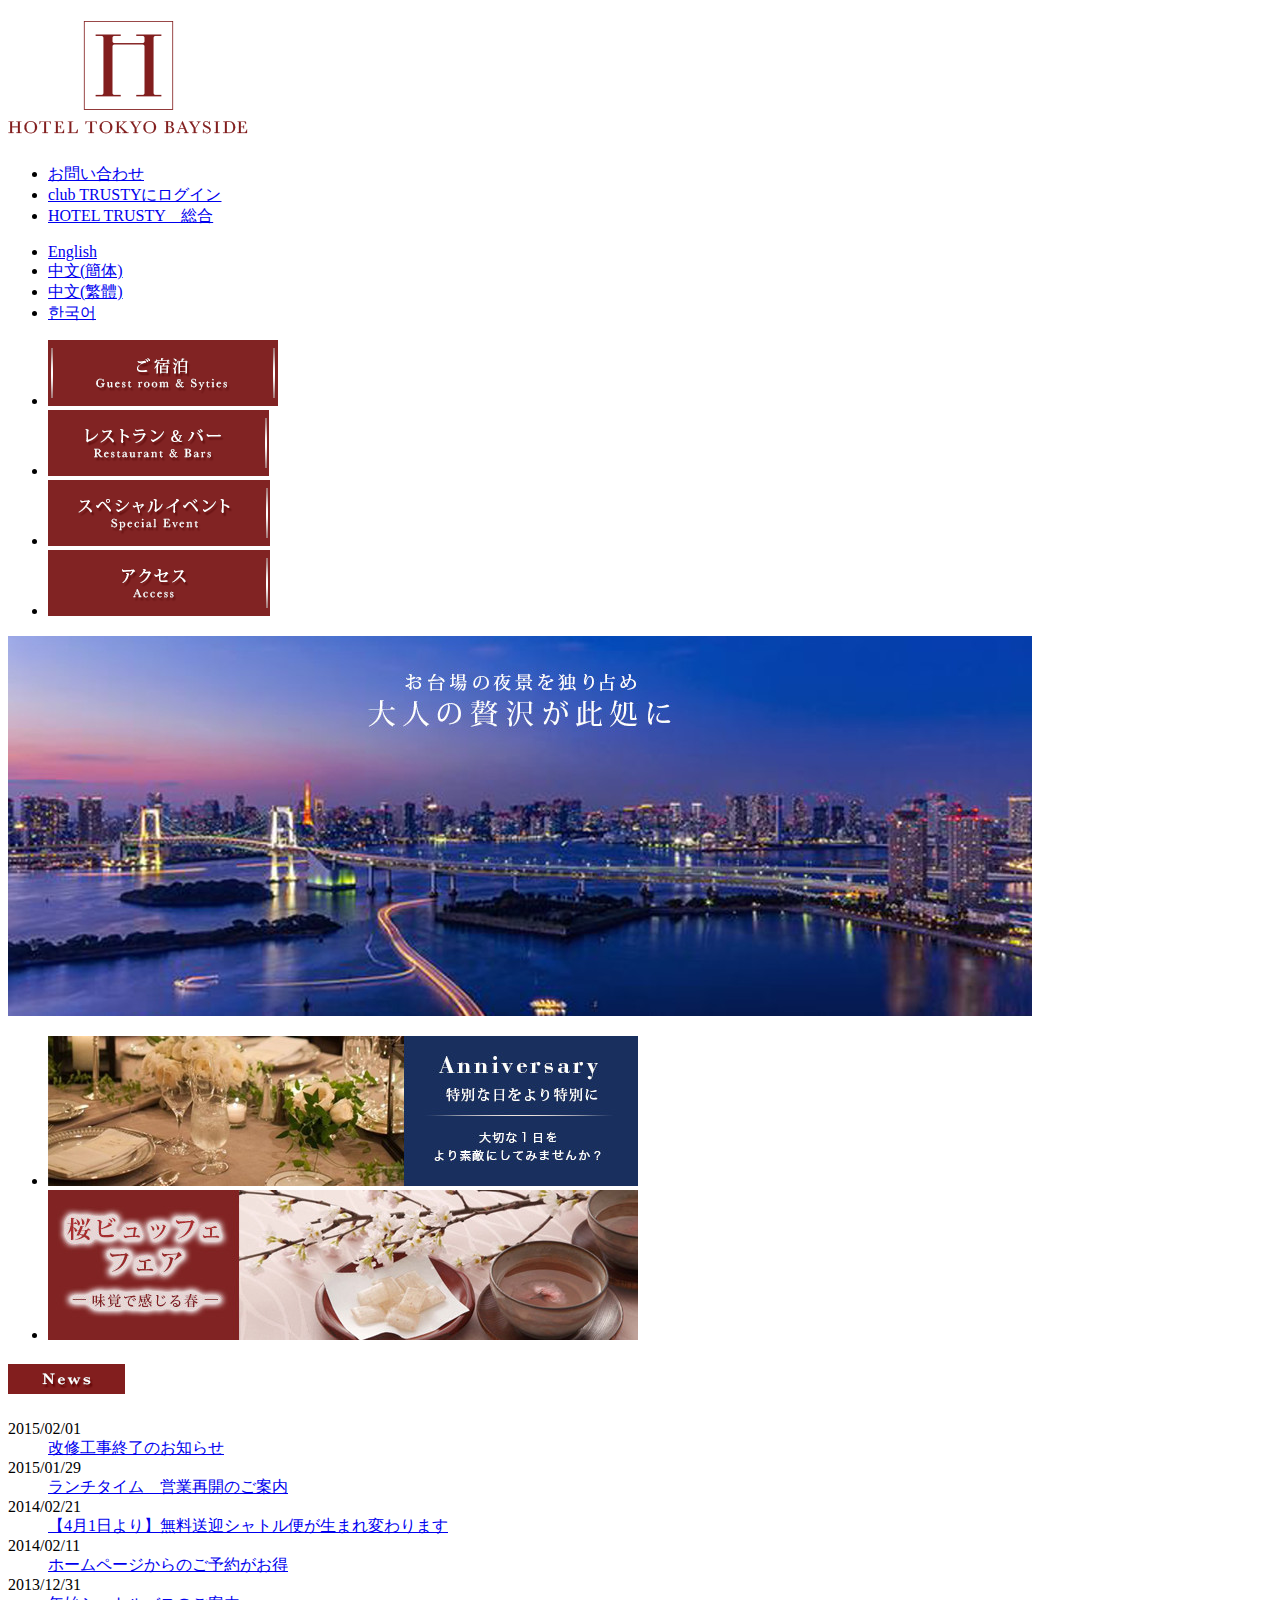
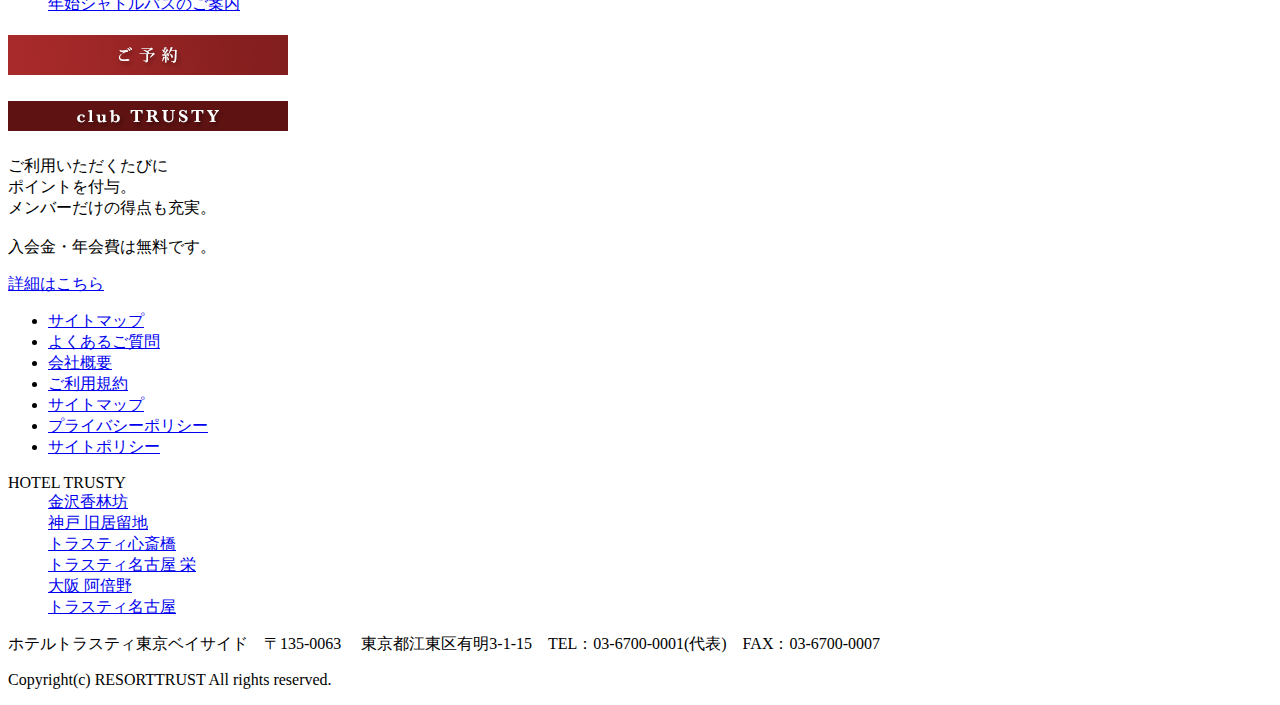
<file: index.html>
<!DOCTYPE html>
<html lang="ja">
<head>
	<meta charset="UTF-8">
	<title>HOTEL TRUSTY BAYSIDE</title>
</head>
<body>

	<header>
		<h1><img src="img/logo.png" alt="hitel logo"></h1>

	<ul>
		<li><a href="#">お問い合わせ</a></li>
		<li><a href="#">club TRUSTYにログイン</a></li>
		<li><a href="#">HOTEL TRUSTY　総合</a></li>
	</ul>	</header>

	<ul>
		<li><a href="＃">English</a></li>
		<li><a href="＃">中文(簡体)</a></li>
		<li><a href="＃">中文(繁體)</a></li>
		<li><a href="＃">한국어</a></li>
	</ul>


	<nav>
	<ul>
		<li><a href=""><img src="img/guestroom.png" alt="guestroom"></a></li>
		<li><a href="#"><img src="img/resutaurant.png" alt="resutaurant"></a></li>
		<li><a href="#"><img src="img/special.png" alt="special"></a></li>
		<li><a href="#"><img src="img/access.png" alt="access"></a></li>
	</ul>
	</nav>

	<img src="img/MainVisyual.jpg" alt="MainVisyual">

	<ul>
		<li><a href=""><img src="img/Annivewsary.jpg" alt="Annivewsary"></a></li>
		<li><a href=""><img src="img/sakura.jpg" alt="sakura"></a></li>
	</ul>

		<h2><img src="img/news.png" alt="news"></h2>
			<dl>
				<dt>2015/02/01</dt>
				<dd><a href="#">改修工事終了のお知らせ</a></dd>
				<dt>2015/01/29</dt>
				<dd><a href="#">ランチタイム　営業再開のご案内</a></dd>
				<dt>2014/02/21</dt>
				<dd><a href="#">【4月1日より】無料送迎シャトル便が生まれ変わります</a></dd>
				<dt>2014/02/11</dt>
				<dd><a href="#">ホームページからのご予約がお得</a></dd>
				<dt>2013/12/31</dt>
				<dd><a href="#">年始シャトルバスのご案内</a></dd>
			</dl>


		<h2>
			<img src="img/resweve.png" alt="resweve">
		</h2>

		<h2><img src="img/clubTRUSTY.png" alt="clubTRUSTY"></h2>
			<p>ご利用いただくたびに<br>
				ポイントを付与。<br>
				メンバーだけの得点も充実。<br><br>
				入会金・年会費は無料です。</p>
			<p><a href="#">詳細はこちら</a></p>


		<footer>
			<ul>
				<li><a href="#">サイトマップ</a></li>
				<li><a href="#">よくあるご質問</a></li>
				<li><a href="#">会社概要</a></li>
				<li><a href="#">ご利用規約</a></li>
				<li><a href="#">サイトマップ</a></li>
				<li><a href="#">プライバシーポリシー</a></li>
				<li><a href="#">サイトポリシー</a></li>
			</ul>

			<dl>
				<dt>HOTEL TRUSTY</dt>
					<dd><a href="#">金沢香林坊</a></dd>
					<dd><a href="#">神戸 旧居留地</a></dd>
					<dd><a href="#">トラスティ心斎橋</a></dd>
					<dd><a href="#">トラスティ名古屋 栄</a></dd>
					<dd><a href="#">大阪 阿倍野</a></dd>
					<dd><a href="#">トラスティ名古屋</a></dd>
			</dl>

		<p>ホテルトラスティ東京ベイサイド　〒135-0063　
				東京都江東区有明3-1-15　TEL：03-6700-0001(代表)　FAX：03-6700-0007</p>

		<p>Copyright(c) RESORTTRUST All rights reserved.</p>
		</footer>






</body>
</html>
</file>
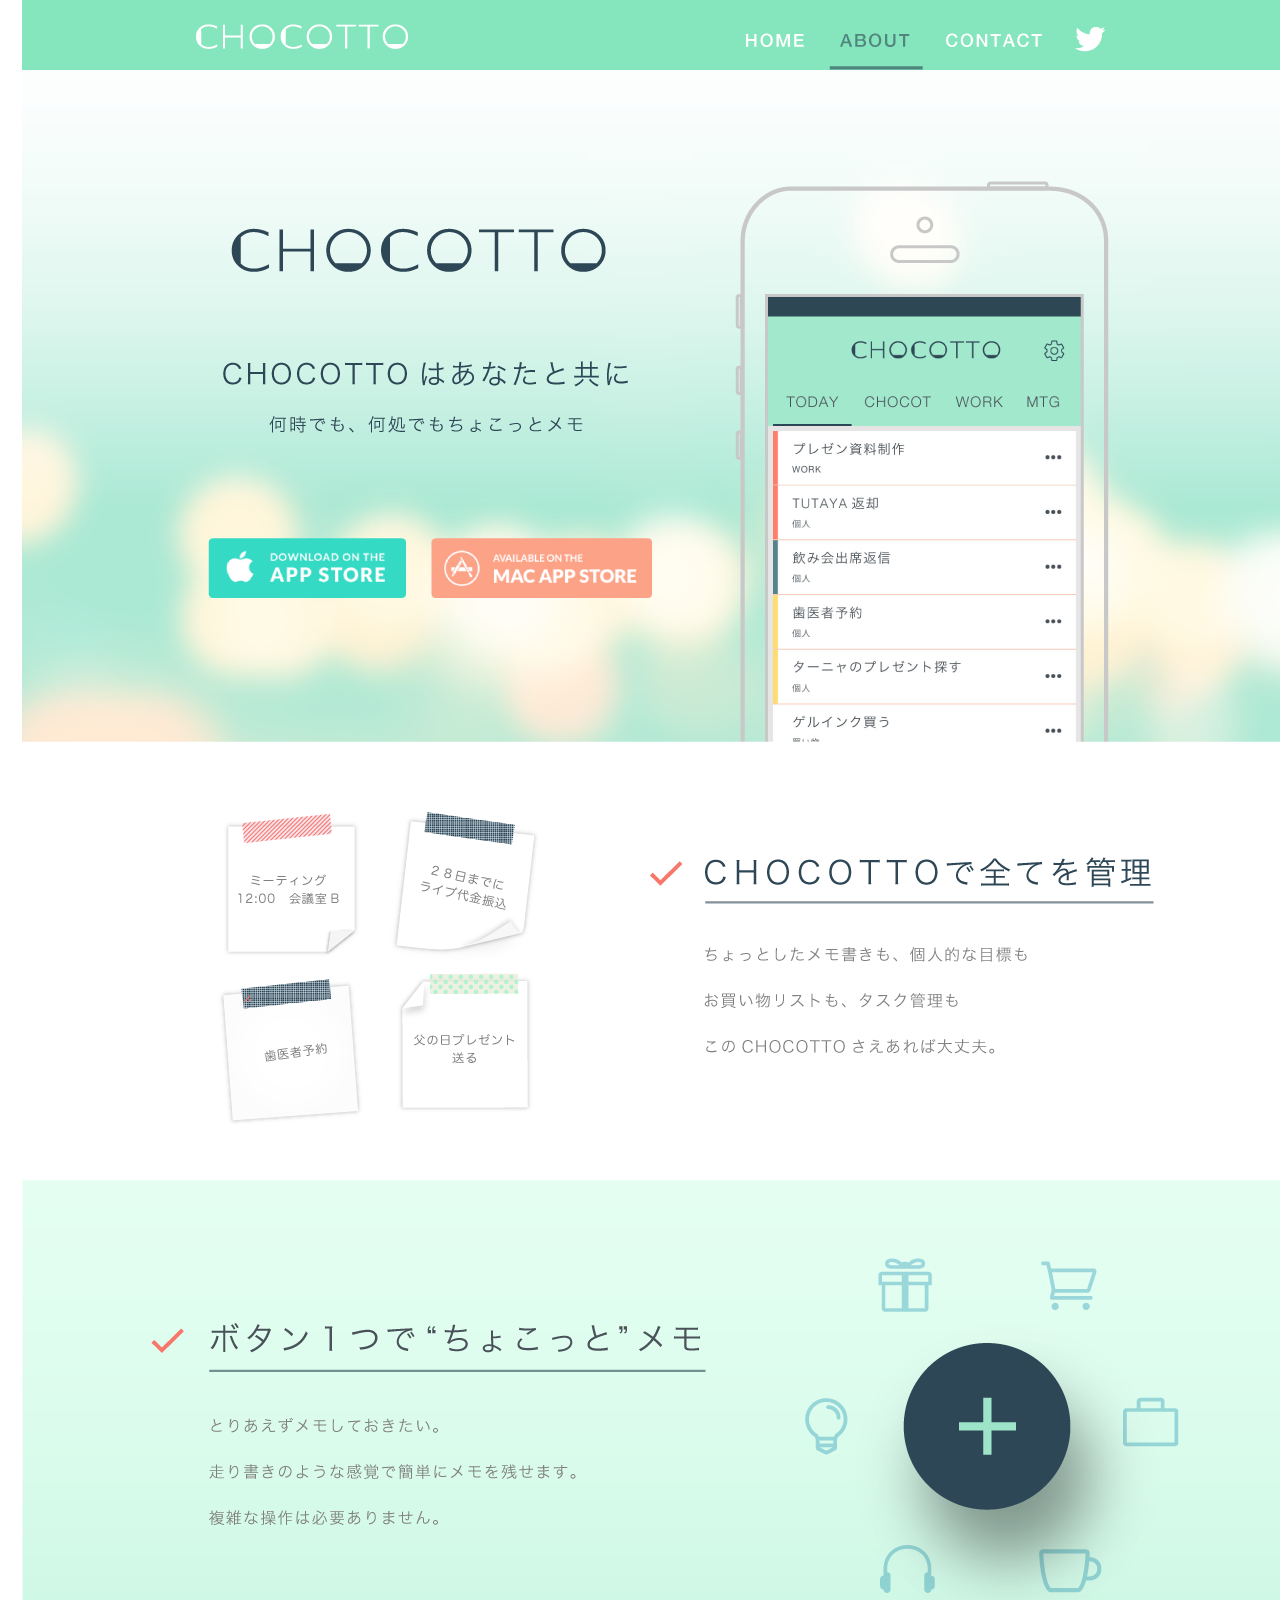
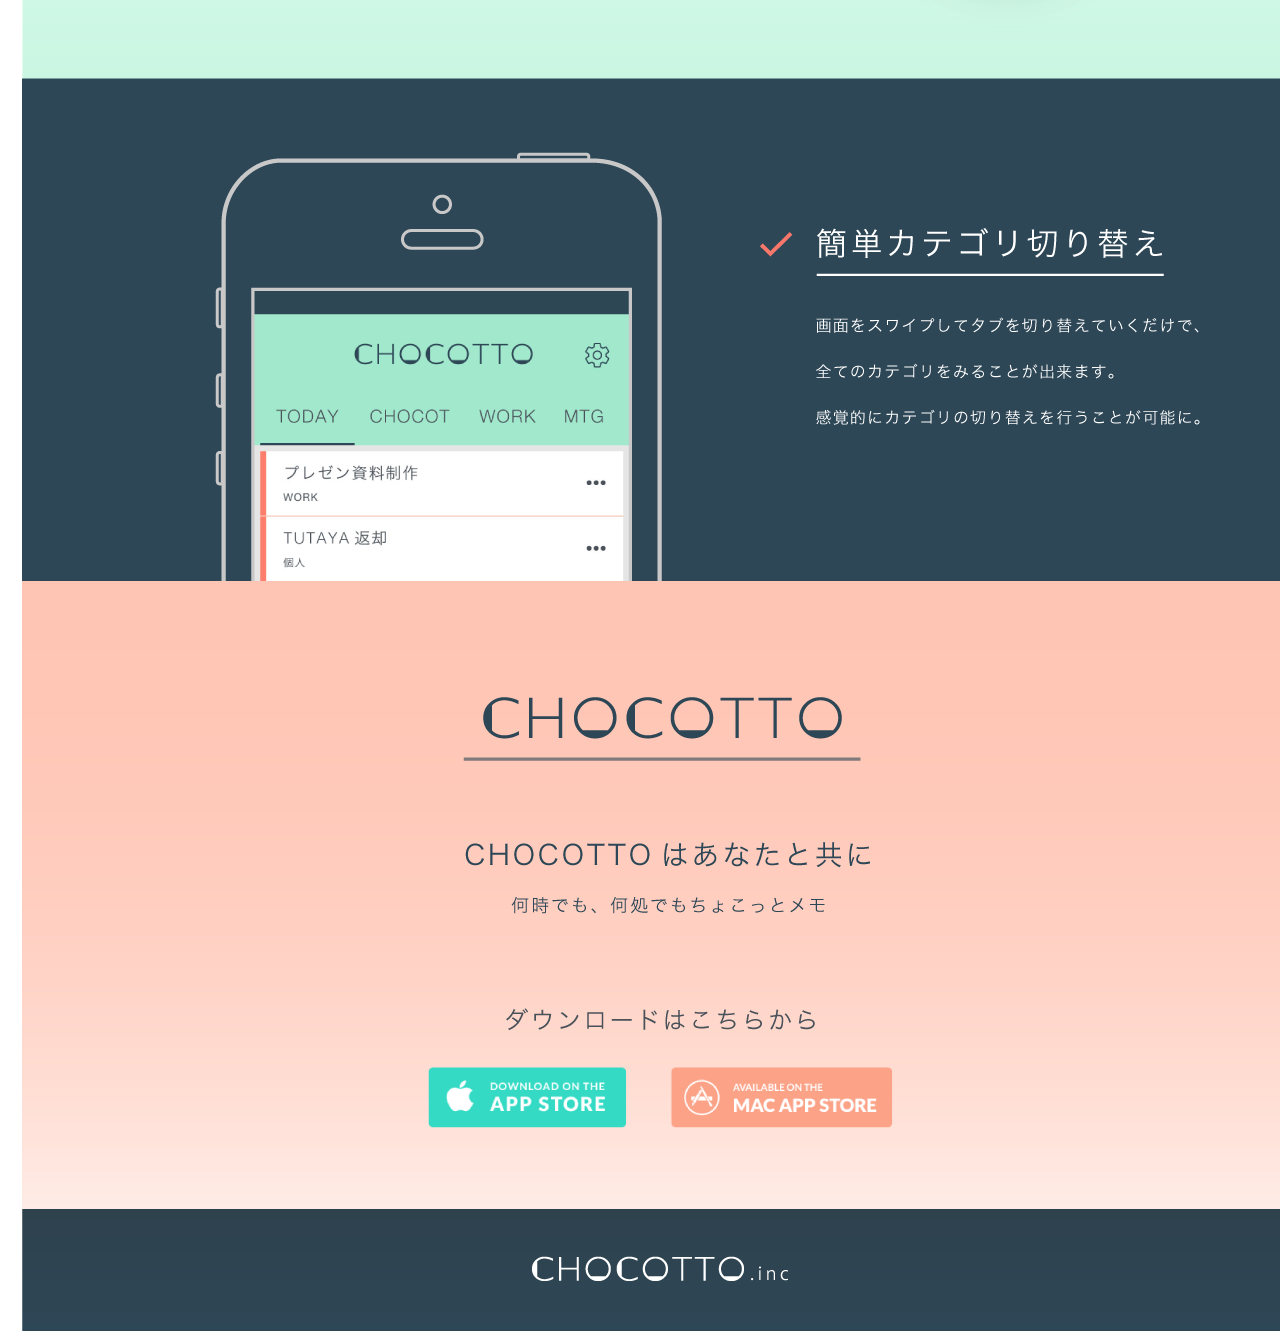
<file: ios_app/index.html>
<!DOCTYPE html>
<html lang="ja">
<head>
<meta charset="UTF-8">
<title>iOS App Design</title>
<link rel="stylesheet" href="css/reset.css">
<style>
.lp{
	width: 1237px; /*ここにLP画像の横幅をいれる*/
	margin: 0 auto;
}
</style>
</head>
<body>
<div class="lp">
	<img src="lp.png" alt="iOS App Design">
</div>
</body>
</html>
</file>
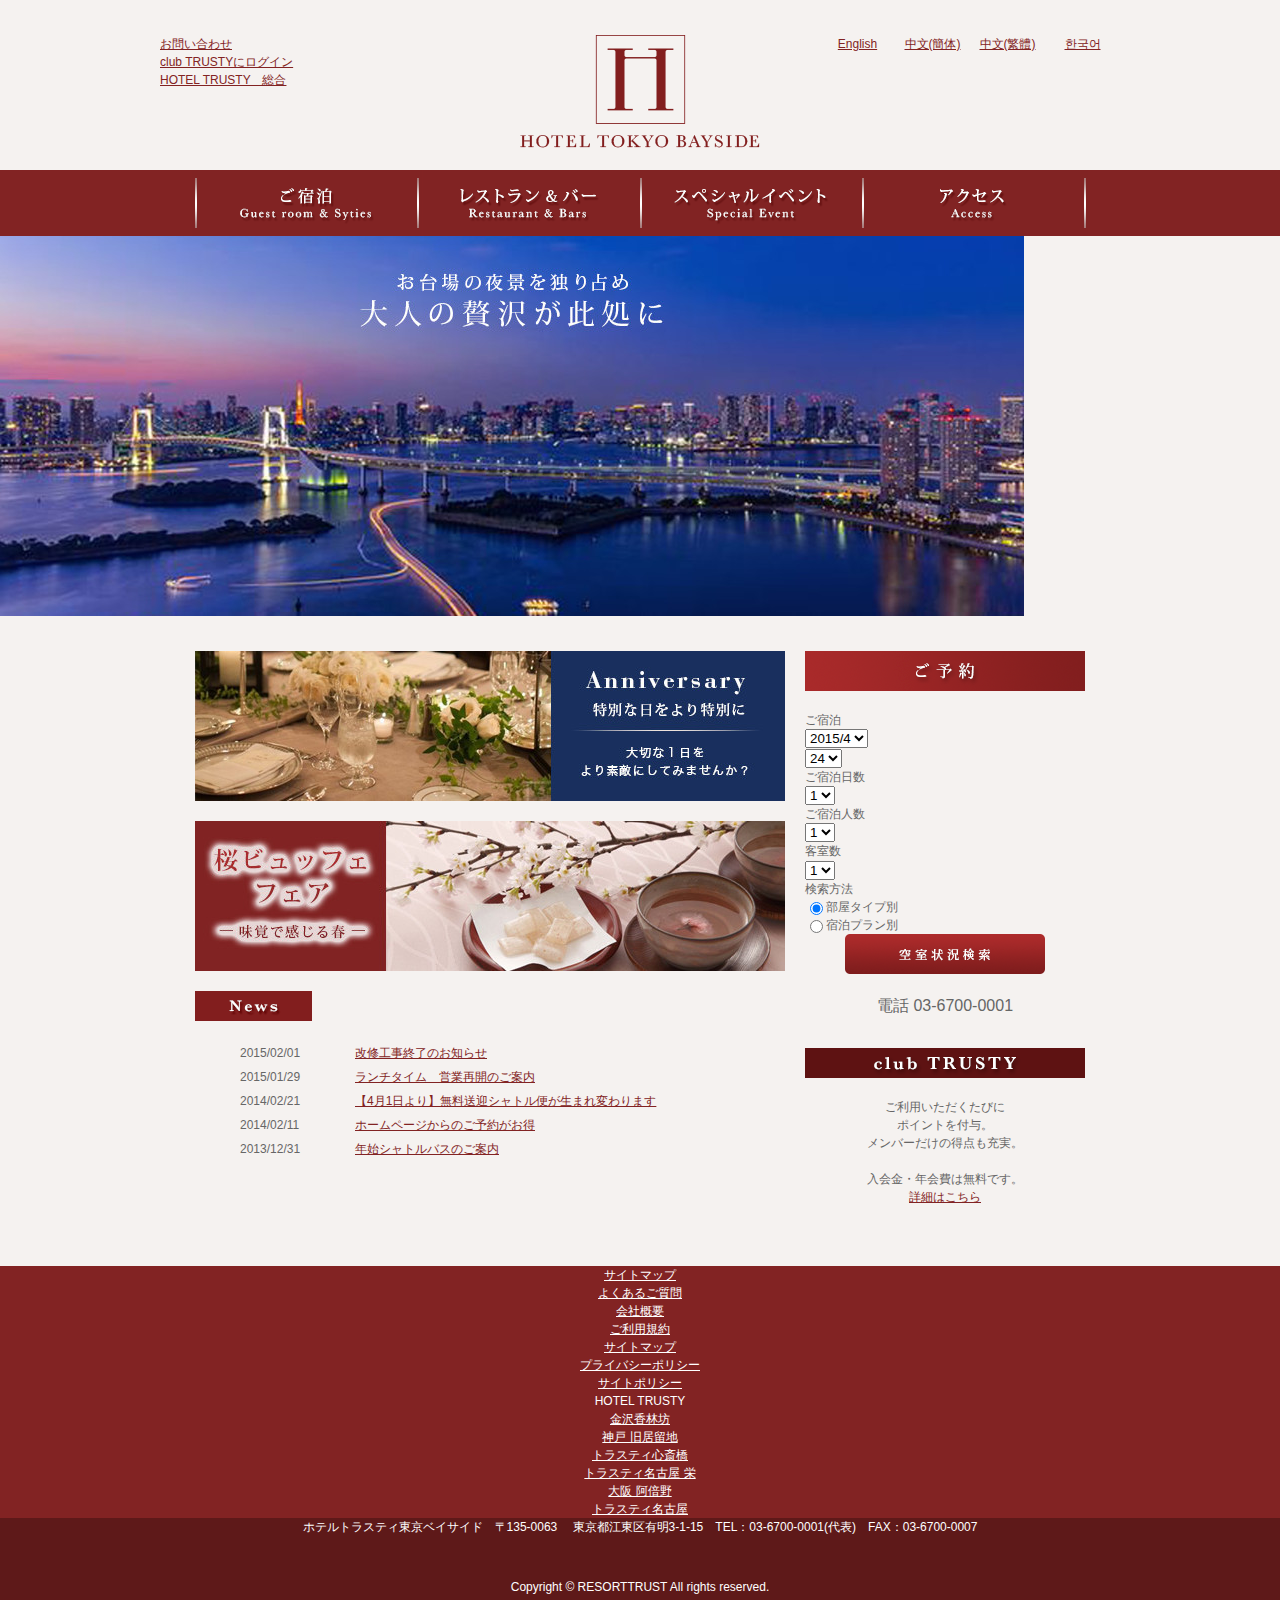
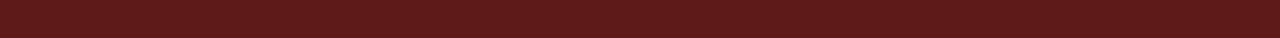
<file: tbh/index.html>
<!DOCTYPE html>
<html lang="ja">
<head>
	<meta charset="UTF-8">
	<title>HOTEL TRUSTY BAYSIDE</title>
	<link rel="stylesheet" href="css/reset.css">
	<link rel="stylesheet" href="css/index.css">
</head>
<body>

	<div class="wrapper01">
		<header>
			<h1><img src="img/logo.png" alt="HOTEL TOKYO BAYSIDE"></h1>


			<ul class="header_nav">
					<li><a href="#">お問い合わせ</a></li>
				<li><a href="#">club TRUSTYにログイン</a></li>
				<li><a href="#">HOTEL TRUSTY　総合</a></li>
			</ul>


			<ul class="language">
				<li><a href="＃">English</a></li>
				<li><a href="＃">中文(簡体)</a></li>
				<li><a href="＃">中文(繁體)</a></li>
				<li><a href="＃">한국어</a></li>
			</ul>
			<!-- language -->

		</header>
		</div>
		<!-- wrappe01 -->


		<nav class="g-nav">
			<ul>
				<li><a href="guest-room.html"><img src="img/guestroom.png" alt="guestroom"></a></li>
				<li><a href="#"><img src="img/resutaurant.png" alt="resutaurant"></a></li>
				<li><a href="#"><img src="img/special.png" alt="special"></a></li>
				<li><a href="#"><img src="img/access.png" alt="access"></a></li>
			</ul>
		</nav>



		<div>
			<img src="img/MainVisyual.jpg" alt="大人の贅沢が此処に">
		</div>
		<!-- main Visual -->



		<div class="wrapper02">
		<div class="contents">
			<div class="main-left">
				<ul class="recommend-plan">
					<li><a href=""><img src="img/Anniversary.jpg" alt="Anniversary特別な日をより特別に"></a></li>
					<li><a href=""><img src="img/sakura.jpg" alt="桜ビュッフェフェア"></a></li>
				</ul>
				<!-- recommend plan -->


				<section class="news">
					<h2><img src="img/news.png" alt="news"></h2>
						<dl>
							<dt>2015/02/01</dt>
							<dd><a href="#">改修工事終了のお知らせ</a></dd>
							<dt>2015/01/29</dt>
							<dd><a href="#">ランチタイム　営業再開のご案内</a></dd>
							<dt>2014/02/21</dt>
							<dd><a href="#">【4月1日より】無料送迎シャトル便が生まれ変わります</a></dd>
							<dt>2014/02/11</dt>
							<dd><a href="#">ホームページからのご予約がお得</a></dd>
							<dt>2013/12/31</dt>
							<dd><a href="#">年始シャトルバスのご案内</a></dd>
						</dl>
				</section>
				<!-- news -->
			</div>
			<!-- main-left -->


			<div class="main-right">
				<section class="reserved">
					<h2><img src="img/reserve.png" alt="reserve"></h2>
						<form action="reserve.php">
							<dl>
								<dt>ご宿泊</dt>
								<dd><select name="yearmomth" id="yearmomth">
										<option value="201504">2015/4</option>
										<option value="201505">2015/5</option>
										</select>
								</dd>
								<dd><select name="day" id="day">
										<option value="24">24</option>
										<option value="25">25</option>
										</select>
								</dd>

								<dt>ご宿泊日数</dt>
								<dd>
									<select name="night" id="night">
										<option value="1">1</option>
										<option value="2">2</option>
										<option value="3">3</option>
									</select>
								</dd>

								<dt>ご宿泊人数</dt>
								<dd>
									<select name="people" id="people">
										<option value="1">1</option>
										<option value="2">2</option>
										<option value="3">3</option>
									</select>
								</dd>

								<dt>客室数</dt>
								<dd>
									<select name="room" id="room">
										<option value="1">1</option>
										<option value="2">2</option>
										<option value="3">3</option>
									</select>
								</dd>

								<dt>検索方法</dt>
								<dd><input type="radio" name="room" value="type" checked="checked">部屋タイプ別</dd>
								<dd><input type="radio" name="room" value="plan">宿泊プラン別</dd>
							</dl>
							<div class="reserved_button">
								<img src="img/reserve-button.png" alt="reserve-button">
							</div>
							<p>電話 03-6700-0001</p>
						</form>
				</section>
				<!-- reserve form -->


				<section class="clubTRUSTY">
					<h2><img src="img/clubTRUSTY.png" alt="clubTRUSTY"></h2>
						<p>ご利用いただくたびに<br>
							ポイントを付与。<br>
							メンバーだけの得点も充実。<br><br>
							入会金・年会費は無料です。</p>
						<p><a href="#">詳細はこちら</a></p>
				</section>
				<!-- club TRUSTY -->
			</div>
			<!-- main-right -->

		</div>
		<!-- contents -->

		</div>
		<!-- wrappe02 -->


		<footer>
			<ul>
				<li><a href="#">サイトマップ</a></li>
				<li><a href="#">よくあるご質問</a></li>
				<li><a href="#">会社概要</a></li>
				<li><a href="#">ご利用規約</a></li>
				<li><a href="#">サイトマップ</a></li>
				<li><a href="#">プライバシーポリシー</a></li>
				<li><a href="#">サイトポリシー</a></li>
			</ul>

			<dl>
				<dt>HOTEL TRUSTY</dt>
					<dd><a href="#">金沢香林坊</a></dd>
					<dd><a href="#">神戸 旧居留地</a></dd>
					<dd><a href="#">トラスティ心斎橋</a></dd>
					<dd><a href="#">トラスティ名古屋 栄</a></dd>
					<dd><a href="#">大阪 阿倍野</a></dd>
					<dd><a href="#">トラスティ名古屋</a></dd>
			</dl>

		<p>ホテルトラスティ東京ベイサイド　〒135-0063　
				東京都江東区有明3-1-15　TEL：03-6700-0001(代表)　FAX：03-6700-0007</p>

		<p><small>Copyright &copy; RESORTTRUST All rights reserved.</small></p>

		</footer>








</body>
</html>
</file>
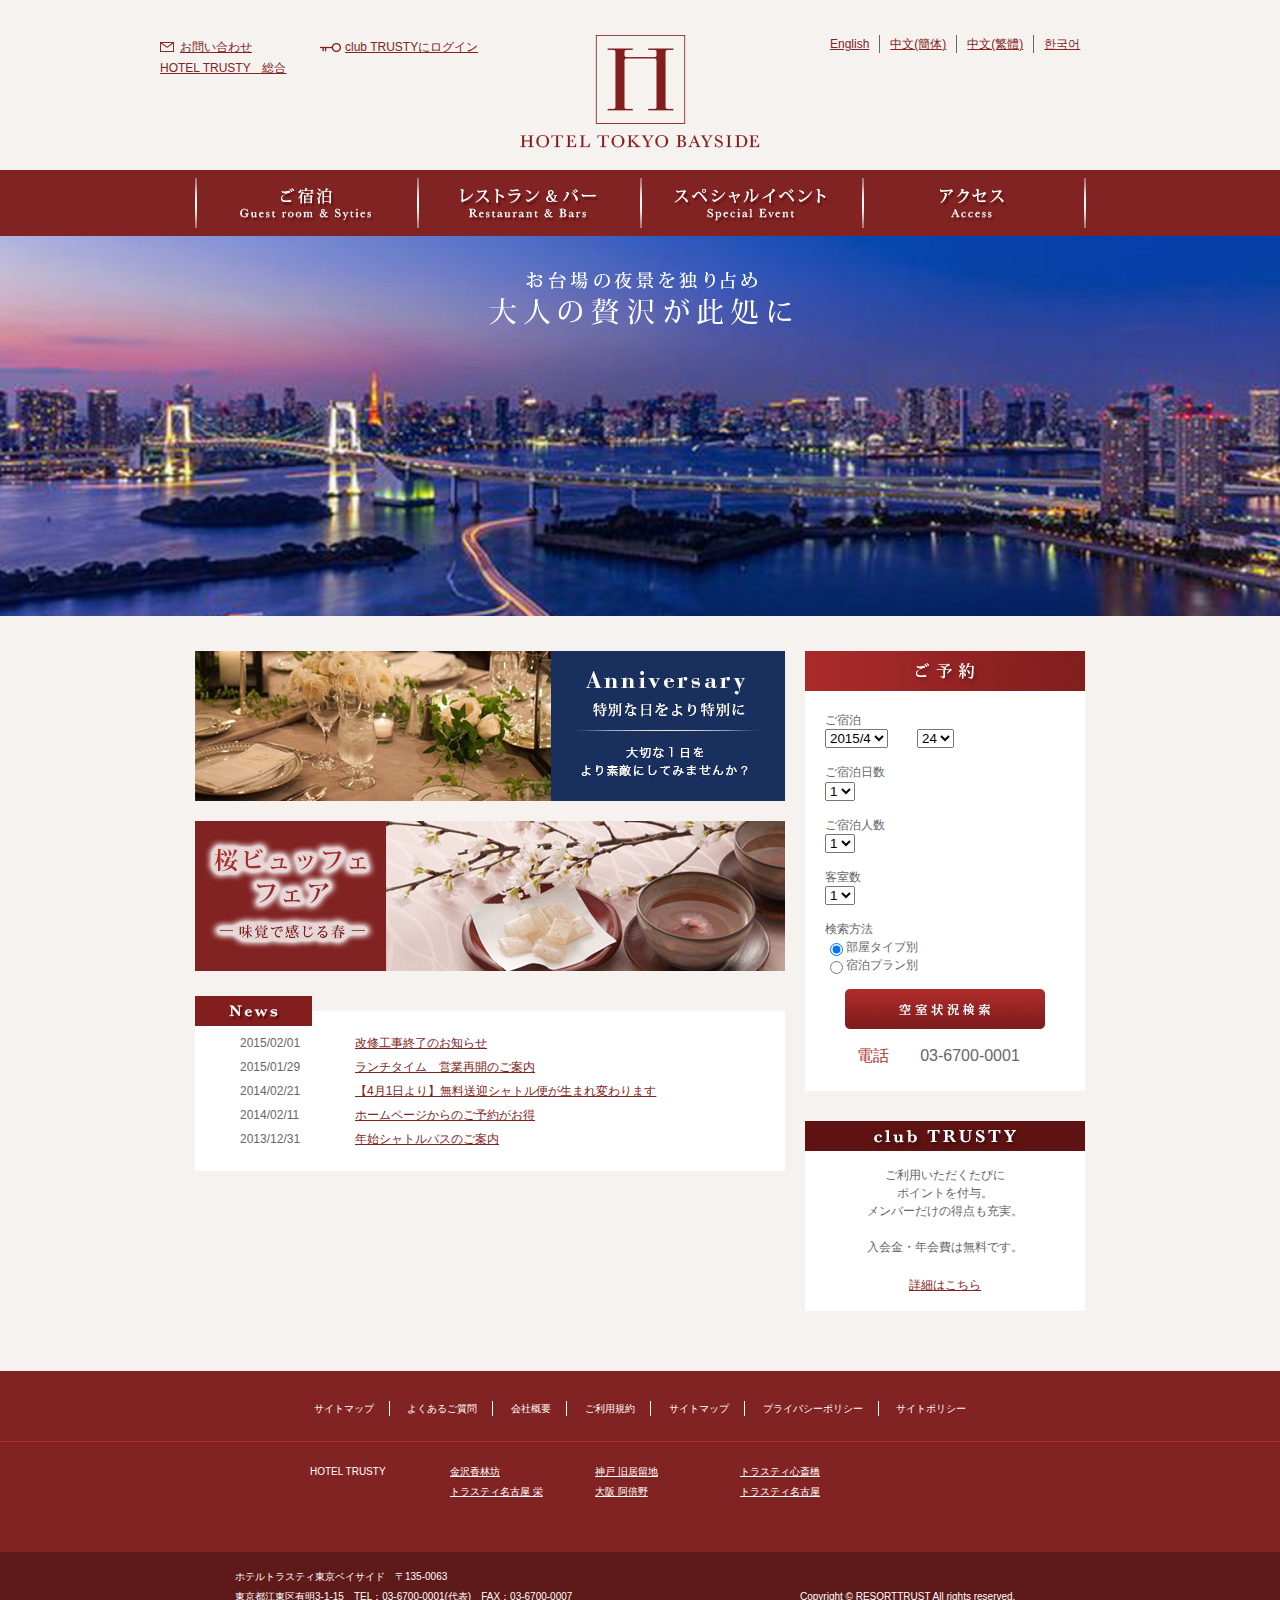
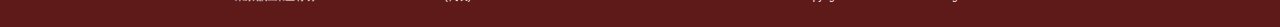
<file: hotel/html/index.html>
<!DOCTYPE html>
<html lang="ja">
<head>
	<meta charset="UTF-8">
	<title>HOTEL TRUSTY BAYSIDE</title>
	<link rel="stylesheet" href="css/reset.css">
	<link rel="stylesheet" href="css/index.css">
</head>
<body>

	<div class="wrapper_head">
		<header>
			<h1><img src="img/logo.png" alt="HOTEL TOKYO BAYSIDE"></h1>


			<div class="left-header_nav">
				<ul class="header_nav">
						<li class="contact"><a href="#">お問い合わせ</a></li>
						<li class="login"><a href="#">club TRUSTYにログイン</a></li>
				</ul>
				<p><a href="#">HOTEL TRUSTY　総合</a></p>
			</div>



			<ul class="language">
				<li><a href="＃">English</a></li>
				<li><a href="＃">中文(簡体)</a></li>
				<li><a href="＃">中文(繁體)</a></li>
				<li><a href="＃">한국어</a></li>
			</ul>
			<!-- language -->

		</header>
		</div>
		<!-- wrappe_head -->


		<nav class="g-nav">
			<ul>
				<li><a href="guest-room.html"><img src="img/guestroom.png" alt="guestroom"></a></li>
				<li><a href="#"><img src="img/resutaurant.png" alt="resutaurant"></a></li>
				<li><a href="#"><img src="img/special.png" alt="special"></a></li>
				<li><a href="#"><img src="img/access.png" alt="access"></a></li>
			</ul>
		</nav>



		<div class="main-visual">
			<img src="img/catchcopy.png" alt="大人の贅沢が此処に">
		</div>
		<!-- main Visual -->



		<div class="wrapper_contents">
		<div class="contents">
			<div class="main-left">
				<ul class="recommend-plan">
					<li><a href=""><img src="img/Anniversary.jpg" alt="Anniversary特別な日をより特別に"></a></li>
					<li><a href=""><img src="img/sakura.jpg" alt="桜ビュッフェフェア"></a></li>
				</ul>
				<!-- recommend plan -->


				<section class="news">
					<h2><img src="img/news.png" alt="news"></h2>
					<div class="news_inner">
						<dl>
							<dt>2015/02/01</dt>
							<dd><a href="#">改修工事終了のお知らせ</a></dd>
							<dt>2015/01/29</dt>
							<dd><a href="#">ランチタイム　営業再開のご案内</a></dd>
							<dt>2014/02/21</dt>
							<dd><a href="#">【4月1日より】無料送迎シャトル便が生まれ変わります</a></dd>
							<dt>2014/02/11</dt>
							<dd><a href="#">ホームページからのご予約がお得</a></dd>
							<dt>2013/12/31</dt>
							<dd><a href="#">年始シャトルバスのご案内</a></dd>
						</dl>
					</div>
				</section>
				<!-- news -->
			</div>
			<!-- main-left -->


			<div class="main-right">
				<section class="reserved">
					<h2><img src="img/reserve.png" alt="reserve"></h2>
						<form action="reserve.php">
							<dl>
								<dt>ご宿泊</dt>
									<dd class="reserved_ym"><select name="yearmomth" id="yearmomth">
											<option value="201504">2015/4</option>
											<option value="z201505">2015/5</option>
											</select>
									</dd>
								<dd><select name="day" id="day">
										<option value="24">24</option>
										<option value="25">25</option>
										</select>
								</dd>

								<dt>ご宿泊日数</dt>
								<dd>
									<select name="night" id="night">
										<option value="1">1</option>
										<option value="2">2</option>
										<option value="3">3</option>
									</select>
								</dd>

								<dt>ご宿泊人数</dt>
								<dd>
									<select name="people" id="people">
										<option value="1">1</option>
										<option value="2">2</option>
										<option value="3">3</option>
									</select>
								</dd>

								<dt>客室数</dt>
								<dd>
									<select name="room" id="room">
										<option value="1">1</option>
										<option value="2">2</option>
										<option value="3">3</option>
									</select>
								</dd>

								<dt>検索方法</dt>
								<dd><input type="radio" name="room" value="type" checked="checked">部屋タイプ別</dd>
								<dd><input type="radio" name="room" value="plan">宿泊プラン別</dd>
							</dl>
							<div class="reserved_button">
								<img src="img/reserve-button.png" alt="reserve-button">
							</div>
							<p class="tel">電話</p>
							<p class="tel-number">03-6700-0001</p>
						</form>
				</section>
				<!-- reserve form -->


				<section class="clubTRUSTY">
					<h2><img src="img/clubTRUSTY.png" alt="clubTRUSTY"></h2>
						<p>ご利用いただくたびに<br>
							ポイントを付与。<br>
							メンバーだけの得点も充実。<br><br>
							入会金・年会費は無料です。</p>
						<p class="contents_link"><a href="#">詳細はこちら</a></p>
				</section>
				<!-- club TRUSTY -->
			</div>
			<!-- main-right -->

		</div>
		<!-- contents -->

		</div>
		<!-- wrapper_contents -->


		<footer>
			<div class="foot-red-nav">
				<div class="foot_wrapper_nav">
					<ul>
						<li><a href="#">サイトマップ</a></li>
						<li><a href="#">よくあるご質問</a></li>
						<li><a href="#">会社概要</a></li>
						<li><a href="#">ご利用規約</a></li>
						<li><a href="#">サイトマップ</a></li>
						<li><a href="#">プライバシーポリシー</a></li>
						<li><a href="#">サイトポリシー</a></li>
					</ul>
				</div>
			</div>

			<div class="foot-red_hotel">
				<div class="foot_wrapper_hotel">
					<dl>
						<dt>HOTEL TRUSTY</dt>
							<dd><a href="#">金沢香林坊</a></dd>
							<dd><a href="#">神戸 旧居留地</a></dd>
							<dd><a href="#">トラスティ心斎橋</a></dd>
							<dd><a href="#">トラスティ名古屋 栄</a></dd>
							<dd><a href="#">大阪 阿倍野</a></dd>
							<dd><a href="#">トラスティ名古屋</a></dd>
					</dl>
				</div>
			</div>


		<div class="foot-winered">
			<div class="foot_wrapper_adress">
				<p>ホテルトラスティ東京ベイサイド　〒135-0063 <br>
				東京都江東区有明3-1-15　TEL：03-6700-0001(代表)　FAX：03-6700-0007</p>

				<p><small><br>Copyright &copy; RESORTTRUST All rights reserved.</small></p>
			</div>
		</div>

		</footer>








</body>
</html>
</file>
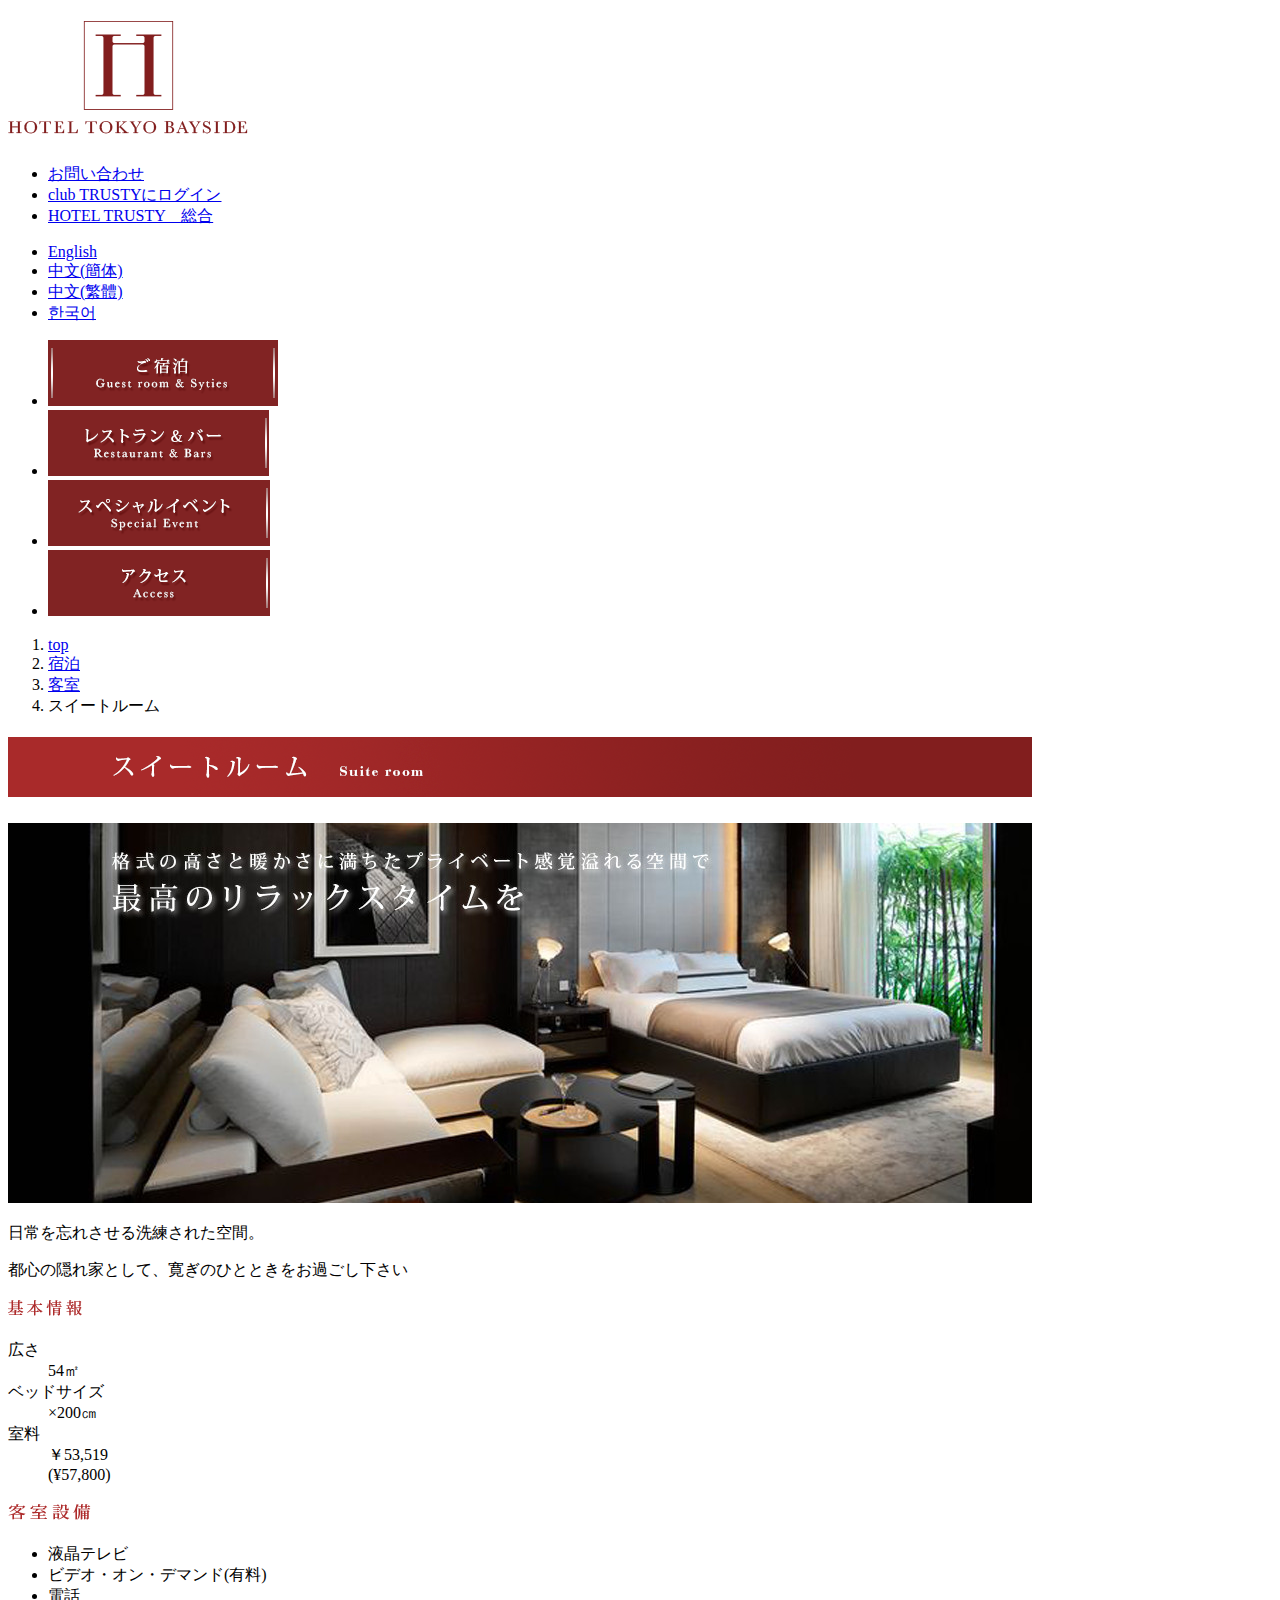
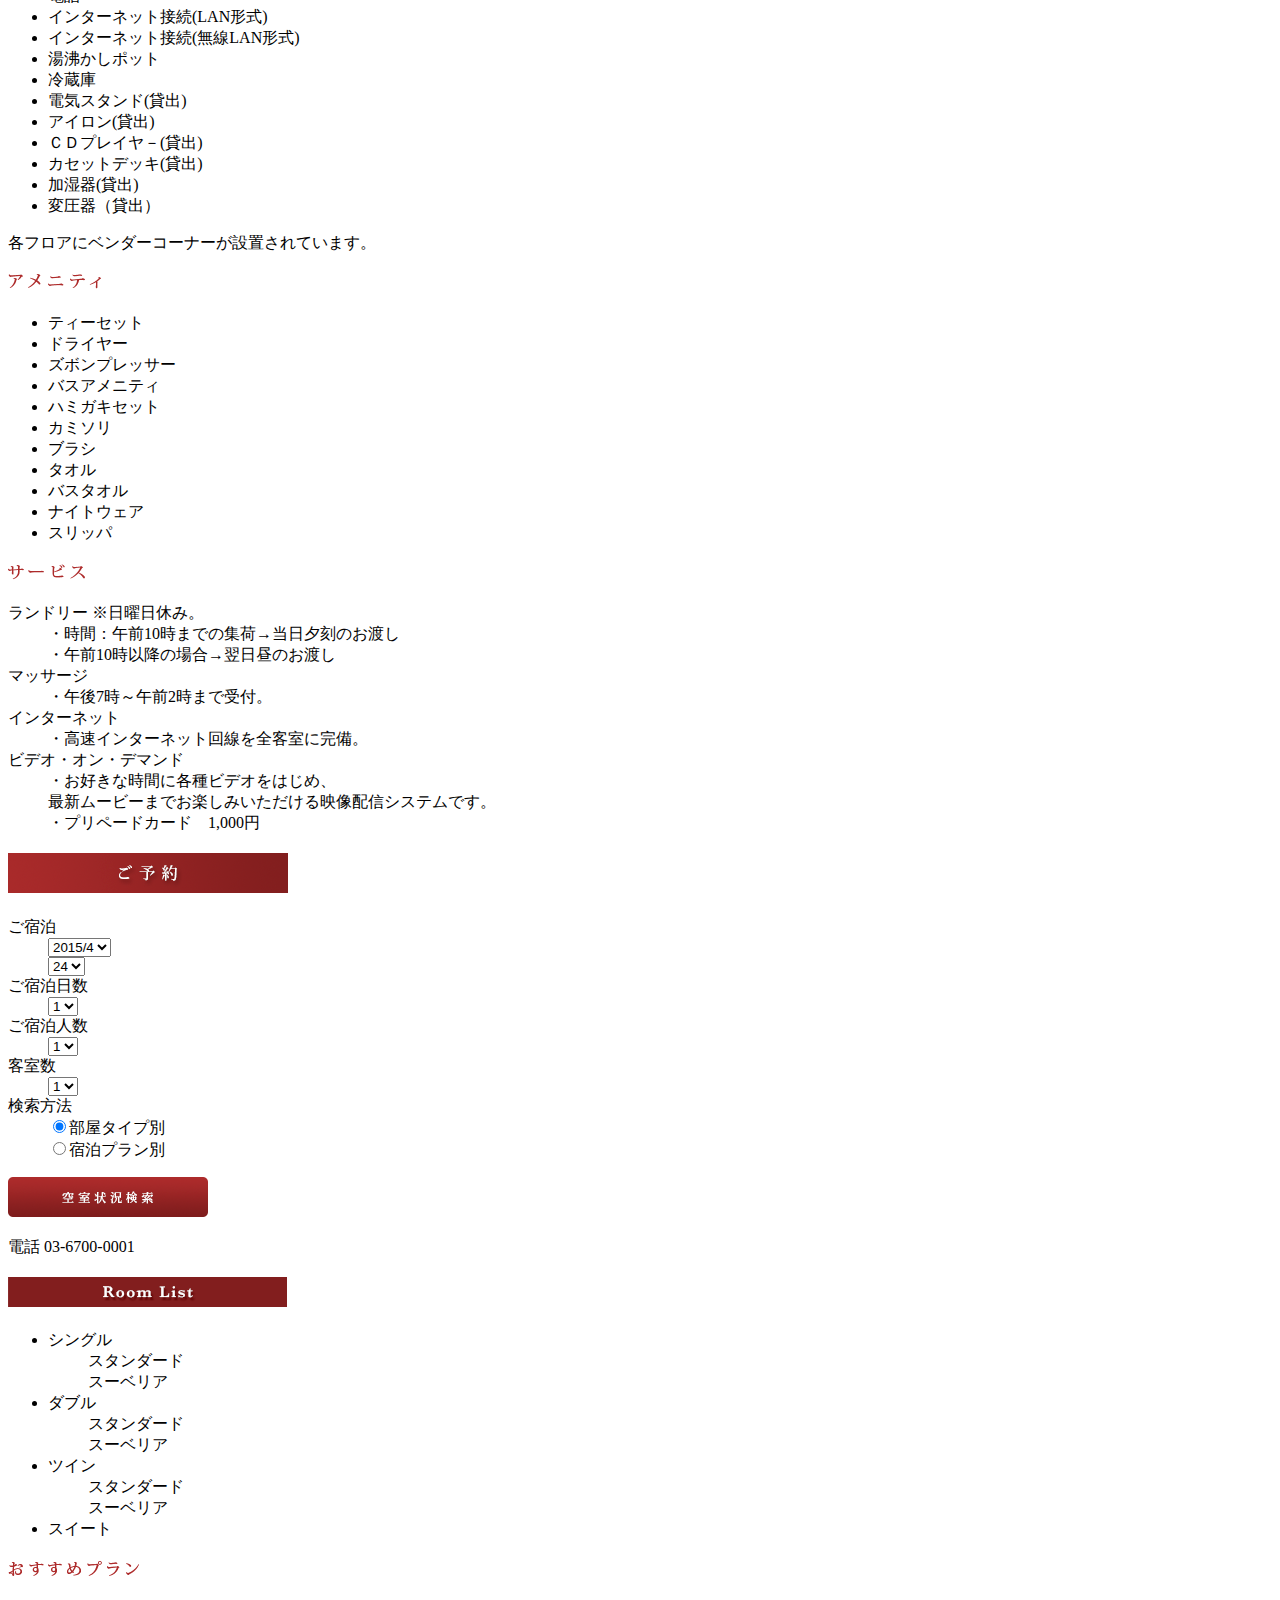
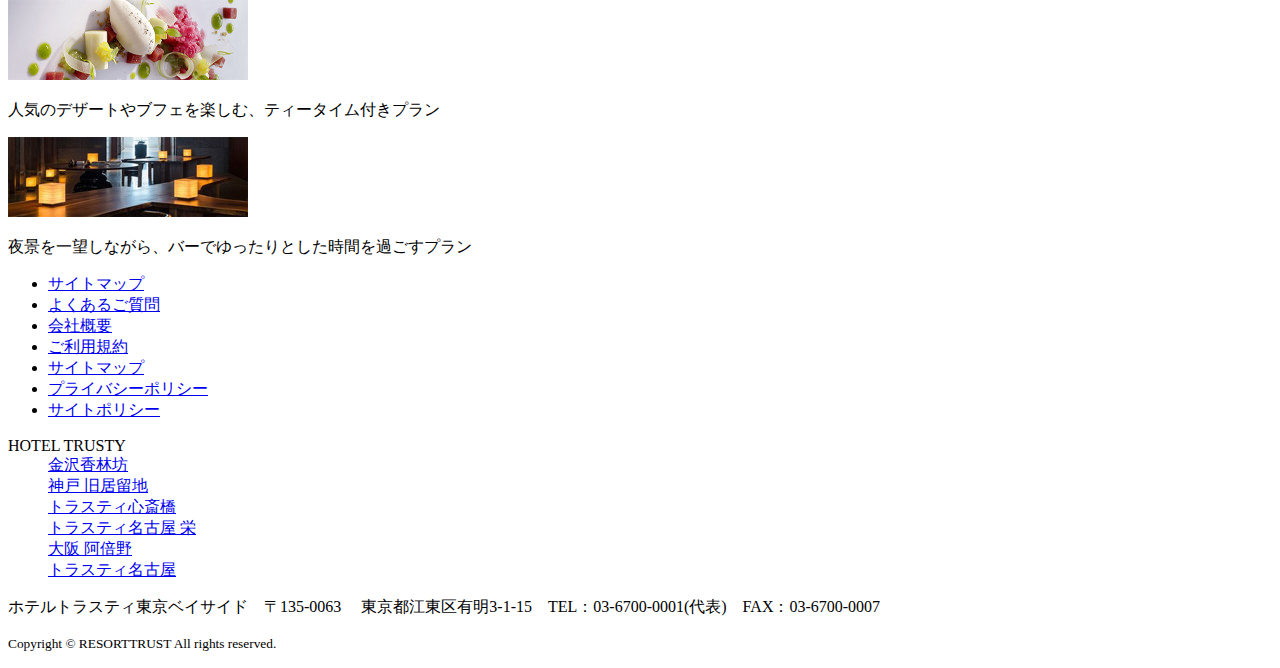
<file: tbh/guest-room.html>
<!DOCTYPE html>
<html lang="ja">
<head>
	<meta charset="UTF-8">
	<title>HOTEL TRUSTY BAYSIDE</title>
</head>
<body>

	<section>
		<header>
			<h1><a href="index.html"><img src="img/logo.png" alt="HOTEL TOKYO BAYSIDE"></a></h1>

		<ul>
			<li><a href="#">お問い合わせ</a></li>
			<li><a href="#">club TRUSTYにログイン</a></li>
			<li><a href="#">HOTEL TRUSTY　総合</a></li>
		</ul>	</header>

		<ul>
			<li><a href="＃">English</a></li>
			<li><a href="＃">中文(簡体)</a></li>
			<li><a href="＃">中文(繁體)</a></li>
			<li><a href="＃">한국어</a></li>
		</ul>


		<nav>
		<ul>
			<li><a href=""><img src="img/guestroom.png" alt="guestroom"></a></li>
			<li><a href="#"><img src="img/resutaurant.png" alt="resutaurant"></a></li>
			<li><a href="#"><img src="img/special.png" alt="special"></a></li>
			<li><a href="#"><img src="img/access.png" alt="access"></a></li>
		</ul>
		</nav>


		<ol>
			<li><a href="#">top</a></li>
			<li><a href="#">宿泊</a></li>
			<li><a href="#">客室</a></li>
			<li>スイートルーム</li>
		</ol>
		<!-- pan nav -->


		<section>
			<h2><img src="img/suiteroom.png" alt="suiteroom"></h2>

			<div>
				<img src="img/MainVisyual-room.jpg" alt="最高のリラックスタイムを">
			</div>
			<!-- main Visual -->


			<p>日常を忘れさせる洗練された空間。</p>
			<p>都心の隠れ家として、寛ぎのひとときをお過ごし下さい</p>


			<section>
				<h3><img src="img/bese-info.png" alt="基本情報"></h3>
					<dl>
						<dt>広さ</dt>
						<dd>54㎡</dd>
						<dt>ベッドサイズ</dt>
						<dd>×200㎝</dd>
						<dt>室料</dt>
						<dd>
							<span>￥53,519</span>
						</dd>
						<dd>(¥57,800)</dd>
					</dl>
					<!--　bese info -->
			</section>

			<section>
				<h3><img src="img/room-info.png" alt="客室設備"></h3>
					<ul>
						<li>液晶テレビ</li>
						<li>ビデオ・オン・デマンド(有料)</li>
						<li>電話</li>
						<li>インターネット接続(LAN形式)</li>
						<li>インターネット接続(無線LAN形式)</li>
						<li>湯沸かしポット</li>
						<li>冷蔵庫</li>
						<li>電気スタンド(貸出)</li>
						<li>アイロン(貸出)</li>
						<li>ＣＤプレイヤ－(貸出)</li>
						<li>カセットデッキ(貸出)</li>
						<li>加湿器(貸出)</li>
						<li>変圧器（貸出）</li>
					</ul>
					<p>各フロアにベンダーコーナーが設置されています。</p>
					<!-- room info -->
			</section>


			<section><h3><img src="img/amenity.png" alt="amenity"></h3>
					<ul>
						<li>ティーセット</li>
						<li>ドライヤー</li>
						<li>ズボンプレッサー</li>
						<li>バスアメニティ</li>
						<li>ハミガキセット</li>
						<li>カミソリ</li>
						<li>ブラシ</li>
						<li>タオル</li>
						<li>バスタオル</li>
						<li>ナイトウェア</li>
						<li>スリッパ</li>
					</ul>
					<!-- amenity -->
			</section>


			<h3><img src="img/service.png" alt="service"></h3>
				<dl>
					<dt>ランドリー  ※日曜日休み。</dt>
					<dd>・時間：午前10時までの集荷→当日夕刻のお渡し</dd>
					<dd>・午前10時以降の場合→翌日昼のお渡し</dd>
					<dt>マッサージ</dt>
					<dd>・午後7時～午前2時まで受付。</dd>
					<dt>インターネット</dt>
					<dd>・高速インターネット回線を全客室に完備。</dd>
					<dt>ビデオ・オン・デマンド</dt>
					<dd>・お好きな時間に各種ビデオをはじめ、</dd>
					<dd>最新ムービーまでお楽しみいただける映像配信システムです。</dd>
					<dd>・プリペードカード　1,000円</dd>
				</dl>
				<!-- service -->
		</section>


		<section>
			<h3><img src="img/reserve.png" alt="reserve"></h3>
				<form action="reserve.php">
					<dl>
						<dt>ご宿泊</dt>
						<dd><select name="yearmomth" id="yearmomth">
								<option value="201504">2015/4</option>
								<option value="201505">2015/5</option>
								</select>
						</dd>
						<dd><select name="day" id="day">
								<option value="24">24</option>
								<option value="25">25</option>
								</select>
						</dd>

						<dt>ご宿泊日数</dt>
						<dd>
							<select name="night" id="night">
								<option value="1">1</option>
								<option value="2">2</option>
								<option value="3">3</option>
							</select>
						</dd>

						<dt>ご宿泊人数</dt>
						<dd>
							<select name="people" id="people">
								<option value="1">1</option>
								<option value="2">2</option>
								<option value="3">3</option>
							</select>
						</dd>

						<dt>客室数</dt>
						<dd>
							<select name="room" id="room">
								<option value="1">1</option>
								<option value="2">2</option>
								<option value="3">3</option>
							</select>
						</dd>

						<dt>検索方法</dt>
						<dd><input type="radio" name="room" value="type" checked="checked">部屋タイプ別</dd>
						<dd><input type="radio" name="room" value="plan">宿泊プラン別</dd>
					</dl>
					<div>
						<img src="img/reserve-button.png" alt="reserve-button">
					</div>
					<p>電話 03-6700-0001</p>
				</form>
				<!-- reserve form -->
		</section>


		<section>
			<h3><img src="img/room-list.png" alt="room-list"></h3>
				<ul>
					<li>
						<dl>
							<dt>シングル</dt>
							<dd>スタンダード</dd>
							<dd>スーベリア</dd>
						</dl>
					</li>
					<li>
						<dl>
							<dt>ダブル</dt>
							<dd>スタンダード</dd>
							<dd>スーベリア</dd>
						</dl>
					</li>
					<li>
						<dl>
							<dt>ツイン</dt>
							<dd>スタンダード</dd>
							<dd>スーベリア</dd>
						</dl>
					</li>
					<li>スイート</li>
				</ul>
				<!-- room list -->
		</section>


		<section>
			<h3><img src="img/recommend-plan.png" alt="recommend-plan"></h3>
					<img src="img/buffet.jpg" alt="ビュッフェプラン">
					<p>
						人気のデザートやブフェを楽しむ、ティータイム付きプラン
					</p>
					<img src="img/bar.jpg" alt="バープラン">
					<p>
						夜景を一望しながら、バーでゆったりとした時間を過ごすプラン
					</p>
					<!-- recommend plan -->
		</section>
	</section>

		<footer>
			<ul>
				<li><a href="#">サイトマップ</a></li>
				<li><a href="#">よくあるご質問</a></li>
				<li><a href="#">会社概要</a></li>
				<li><a href="#">ご利用規約</a></li>
				<li><a href="#">サイトマップ</a></li>
				<li><a href="#">プライバシーポリシー</a></li>
				<li><a href="#">サイトポリシー</a></li>
			</ul>

			<dl>
				<dt>HOTEL TRUSTY</dt>
					<dd><a href="#">金沢香林坊</a></dd>
					<dd><a href="#">神戸 旧居留地</a></dd>
					<dd><a href="#">トラスティ心斎橋</a></dd>
					<dd><a href="#">トラスティ名古屋 栄</a></dd>
					<dd><a href="#">大阪 阿倍野</a></dd>
					<dd><a href="#">トラスティ名古屋</a></dd>
			</dl>

		<p>ホテルトラスティ東京ベイサイド　〒135-0063　
				東京都江東区有明3-1-15　TEL：03-6700-0001(代表)　FAX：03-6700-0007</p>

		<p><small>Copyright &copy; RESORTTRUST All rights reserved.</small></p>

		</footer>






</body>
</html>
</file>
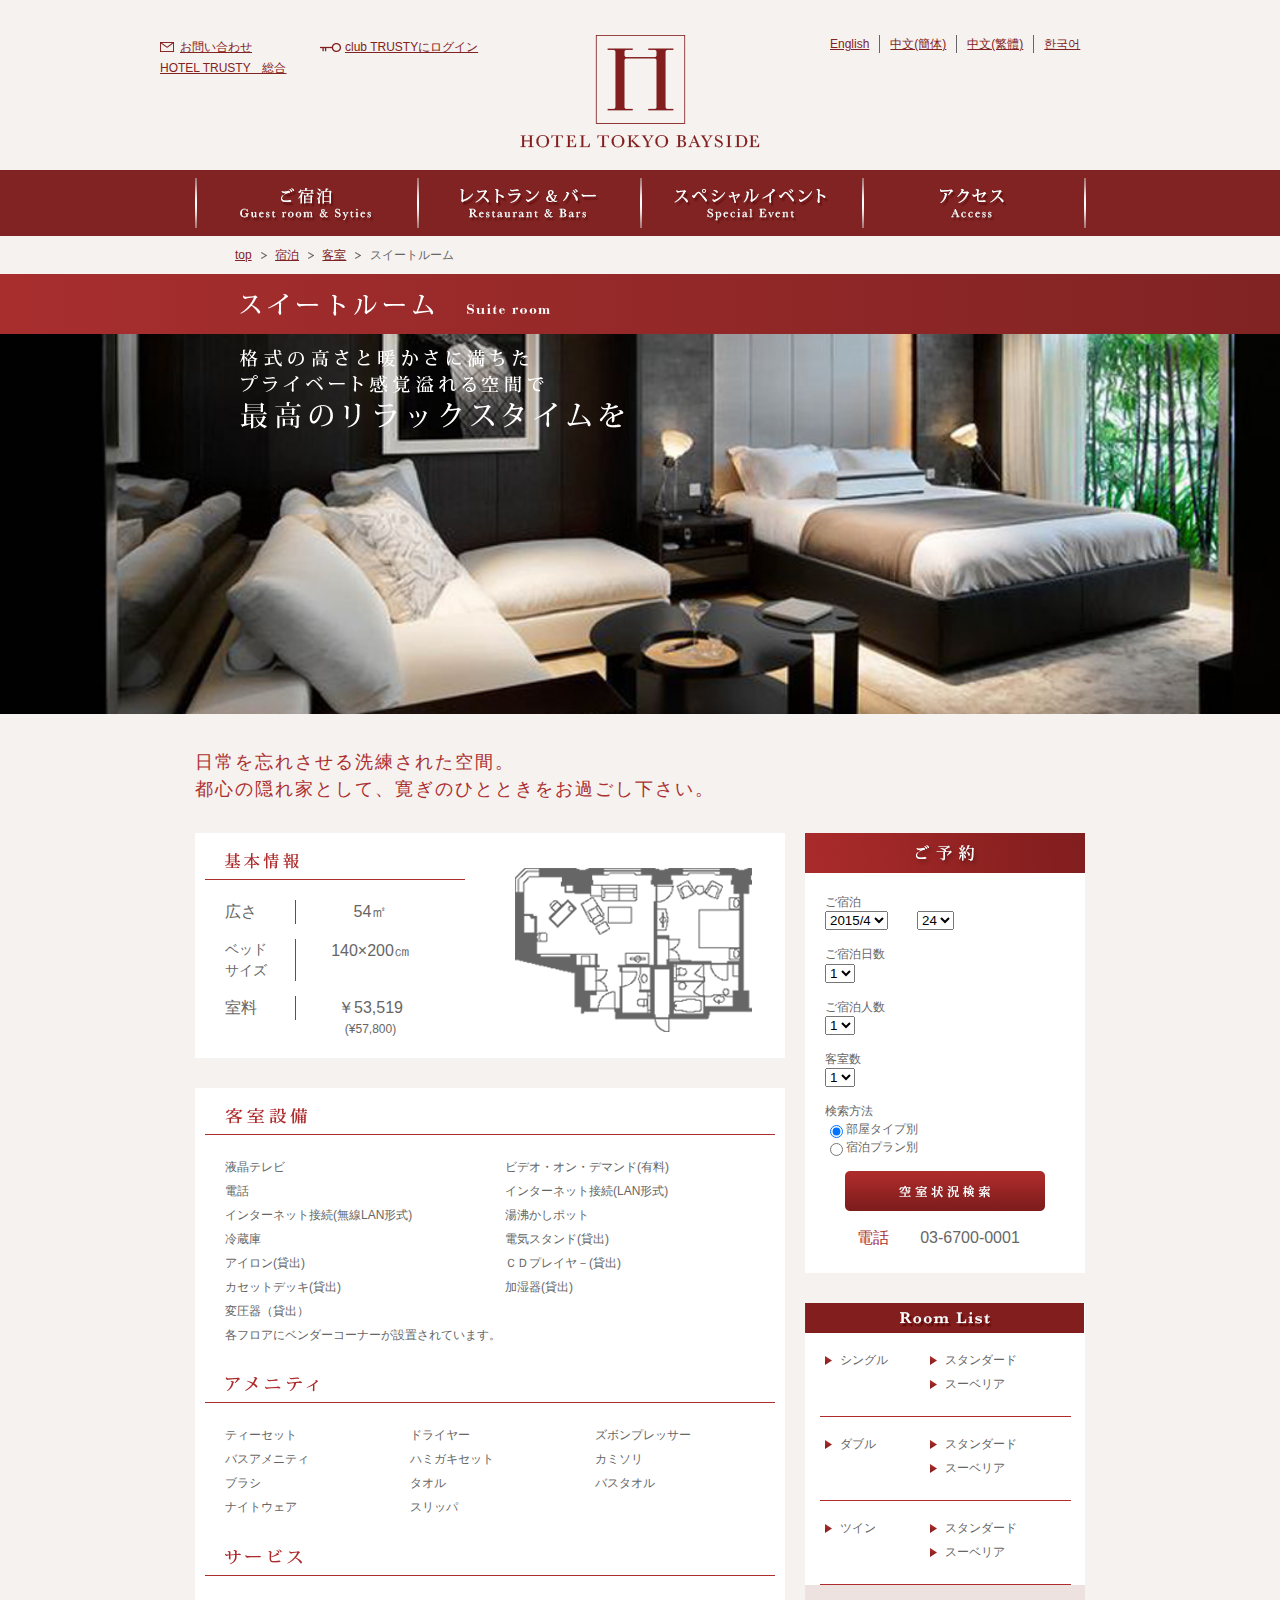
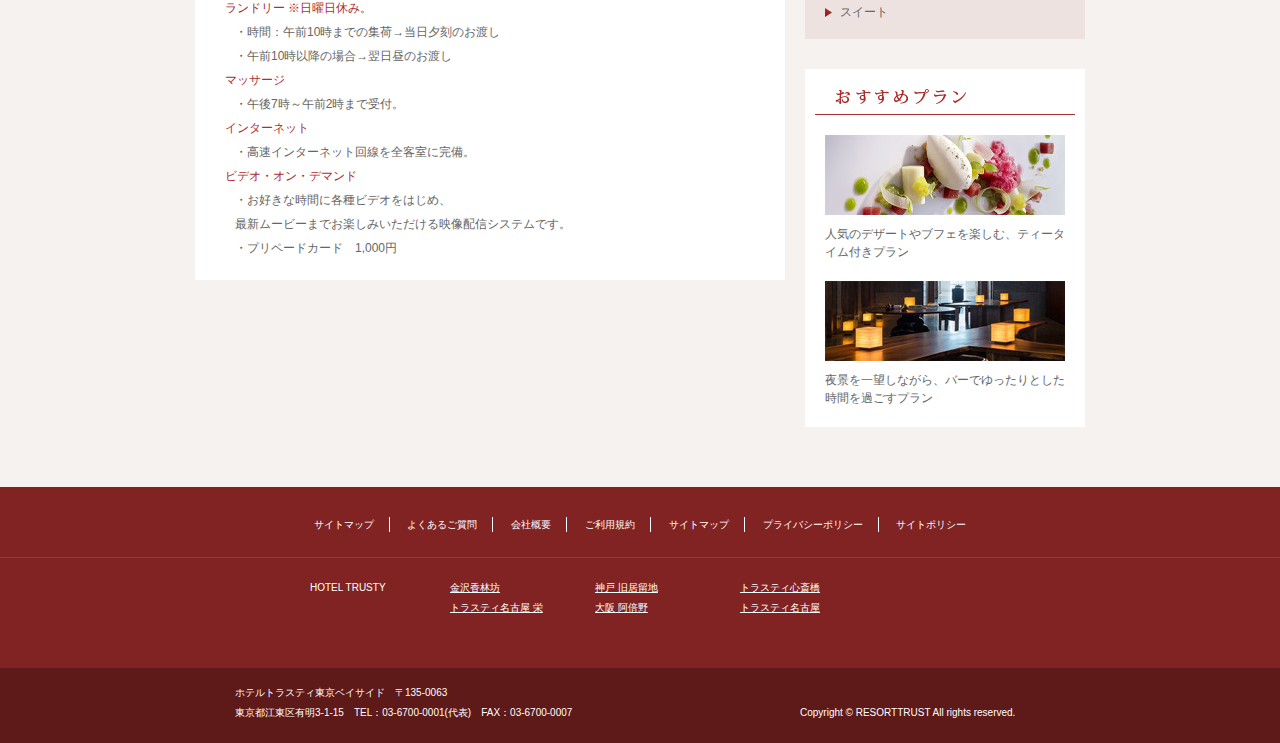
<file: hotel/html/guest-room.html>
<!DOCTYPE html>
<html lang="ja">
<head>
	<meta charset="UTF-8">
	<title>HOTEL TRUSTY BAYSIDE</title>
	<link rel="stylesheet" href="css/reset.css">
	<link rel="stylesheet" href="css/guest-room.css">
</head>
<body>

	<section>
		<div class="wrapper_head">
			<header>
				<h1><img src="img/logo.png" alt="HOTEL TOKYO BAYSIDE"></h1>


				<div class="left-header_nav">
					<ul class="header_nav">
							<li class="contact"><a href="#">お問い合わせ</a></li>
							<li class="login"><a href="#">club TRUSTYにログイン</a></li>
					</ul>
					<p><a href="#">HOTEL TRUSTY　総合</a></p>
				</div>



				<ul class="language">
					<li><a href="＃">English</a></li>
					<li><a href="＃">中文(簡体)</a></li>
					<li><a href="＃">中文(繁體)</a></li>
					<li><a href="＃">한국어</a></li>
				</ul>
				<!-- language -->

			</header>
		</div>
		<!-- wrappe_head -->


		<nav class="g-nav">
			<ul>
				<li><a href="guest-room.html"><img src="img/guestroom.png" alt="guestroom"></a></li>
				<li><a href="#"><img src="img/resutaurant.png" alt="resutaurant"></a></li>
				<li><a href="#"><img src="img/special.png" alt="special"></a></li>
				<li><a href="#"><img src="img/access.png" alt="access"></a></li>
			</ul>
		</nav>


		<div class="wrapper_pan-nav">
			<ol>
				<li><a href="#">top</a></li>
				<li><a href="#">宿泊</a></li>
				<li><a href="#">客室</a></li>
				<li>スイートルーム</li>
			</ol>
			<!-- pan nav -->
			</div>
		<!-- wrapper_contents -->




		<div class="room-name">
			<div class="room-name_wrapper">
				<h2><img src="img/suiteroom.png" alt="suiteroom"></h2>
			</div>
		</div>

		<div class="main-visual">
			<div class="main-visual_wrapper">
				<img src="img/catchcopy-room.png" alt="最高のリラックスタイムを">
			</div>
		</div>
		<!-- main Visual -->


		<div class="wrapper_contents">
		<div class="contents">
			<div class="catchcopy">
				<p>日常を忘れさせる洗練された空間。</p>
				<p>都心の隠れ家として、寛ぎのひとときをお過ごし下さい。</p>
			</div>

			<div class="main-left">
				<section class="base-info">
					<div class="left-base-info">
						<h3><img src="img/bese-info.png" alt="基本情報"></h3>
							<dl>
								<dt>広さ</dt>
								<dd>54㎡</dd>
								<dt class="bedsize">ベッド<br>サイズ</dt>
								<dd>140×200㎝</dd>
								<dt>室料</dt>
								<dd>
									<span>￥53,519</span>
								</dd>
								<dd class="price">(¥57,800)</dd>
							</dl>
					</div>

					<div class="right-bese-info">
						<img src="img/mitorizu.png" alt="見取り図">
					</div>
				</section>
				<!--　bese info -->


				<div class="sub-info">
					<section class="room-info">
						<h3><img src="img/room-info.png" alt="客室設備"></h3>
							<ul>
								<li>液晶テレビ</li>
								<li>ビデオ・オン・デマンド(有料)</li>
								<li>電話</li>
								<li>インターネット接続(LAN形式)</li>
								<li>インターネット接続(無線LAN形式)</li>
								<li>湯沸かしポット</li>
								<li>冷蔵庫</li>
								<li>電気スタンド(貸出)</li>
								<li>アイロン(貸出)</li>
								<li>ＣＤプレイヤ－(貸出)</li>
								<li>カセットデッキ(貸出)</li>
								<li>加湿器(貸出)</li>
								<li>変圧器（貸出）</li>
							</ul>
							<p>各フロアにベンダーコーナーが設置されています。</p>
					</section>
					<!-- room info -->


					<section class="amenity">
						<h3><img src="img/amenity.png" alt="amenity"></h3>
							<ul>
								<li>ティーセット</li>
								<li>ドライヤー</li>
								<li>ズボンプレッサー</li>
								<li>バスアメニティ</li>
								<li>ハミガキセット</li>
								<li>カミソリ</li>
								<li>ブラシ</li>
								<li>タオル</li>
								<li>バスタオル</li>
								<li>ナイトウェア</li>
								<li>スリッパ</li>
							</ul>
					</section>
					<!-- amenity -->


					<section class="service">
						<h3><img src="img/service.png" alt="service"></h3>
							<dl>
								<dt>ランドリー  ※日曜日休み。</dt>
								<dd>・時間：午前10時までの集荷→当日夕刻のお渡し</dd>
								<dd>・午前10時以降の場合→翌日昼のお渡し</dd>
								<dt>マッサージ</dt>
								<dd>・午後7時～午前2時まで受付。</dd>
								<dt>インターネット</dt>
								<dd>・高速インターネット回線を全客室に完備。</dd>
								<dt>ビデオ・オン・デマンド</dt>
								<dd>・お好きな時間に各種ビデオをはじめ、</dd>
								<dd>最新ムービーまでお楽しみいただける映像配信システムです。</dd>
								<dd>・プリペードカード　1,000円</dd>
							</dl>
					</section>
						<!-- service -->

				</div>
				<!-- sub-info -->


			</div>
			<!-- main-left -->


			<div class="main-right">
				<section class="reserved">
					<h3><img src="img/reserve.png" alt="reserve"></h3>
						<form action="reserve.php">
							<dl>
								<dt>ご宿泊</dt>
									<dd class="reserved_ym"><select name="yearmomth" id="yearmomth">
											<option value="201504">2015/4</option>
											<option value="z201505">2015/5</option>
											</select>
									</dd>
								<dd><select name="day" id="day">
										<option value="24">24</option>
										<option value="25">25</option>
										</select>
								</dd>

								<dt>ご宿泊日数</dt>
								<dd>
									<select name="night" id="night">
										<option value="1">1</option>
										<option value="2">2</option>
										<option value="3">3</option>
									</select>
								</dd>

								<dt>ご宿泊人数</dt>
								<dd>
									<select name="people" id="people">
										<option value="1">1</option>
										<option value="2">2</option>
										<option value="3">3</option>
									</select>
								</dd>

								<dt>客室数</dt>
								<dd>
									<select name="room" id="room">
										<option value="1">1</option>
										<option value="2">2</option>
										<option value="3">3</option>
									</select>
								</dd>

								<dt>検索方法</dt>
								<dd><input type="radio" name="room" value="type" checked="checked">部屋タイプ別</dd>
								<dd><input type="radio" name="room" value="plan">宿泊プラン別</dd>
							</dl>
							<div class="reserved_button">
								<img src="img/reserve-button.png" alt="reserve-button">
							</div>
							<p class="tel">電話</p>
							<p class="tel-number">03-6700-0001</p>
						</form>
				</section>
				<!-- reserve form -->


				<section class="room-list">
					<h3><img src="img/room-list.png" alt="room-list"></h3>
						<ul>

							<li>
								<dl>
									<dt>シングル</dt>
									<dd>スタンダード</dd>
									<dd>スーベリア</dd>
								</dl>
							</li>

							<li>
								<dl>
									<dt>ダブル</dt>
									<dd>スタンダード</dd>
									<dd>スーベリア</dd>
								</dl>
							</li>

							<li>
								<dl>
									<dt>ツイン</dt>
									<dd>スタンダード</dd>
									<dd>スーベリア</dd>
								</dl>
							</li>

							<li class="active suite">
								<dl>
									<dt>スイート</dt>
							<dd></dd>
								</dl>
							</li>

						</ul>
				</section>
				<!-- room list -->



				<section class="recommend-plan">
					<h3><img src="img/recommend-plan.png" alt="recommend-plan"></h3>
							<img class="recommend-plan_img" src="img/buffet.jpg" alt="ビュッフェプラン">
							<p>
								人気のデザートやブフェを楽しむ、ティータイム付きプラン
							</p>
							<img class="recommend-plan_img" src="img/bar.jpg" alt="バープラン">
							<p>
								夜景を一望しながら、バーでゆったりとした時間を過ごすプラン
							</p>
				</section>
				<!-- recommend plan -->


			</div>
			<!-- main-right -->

		</div>
		<!-- contents -->

		</div>
		<!-- wrapper_contents -->

	</section>


	<footer>
		<div class="foot-red-nav">
			<div class="foot_wrapper_nav">
				<ul>
					<li><a href="#">サイトマップ</a></li>
					<li><a href="#">よくあるご質問</a></li>
					<li><a href="#">会社概要</a></li>
					<li><a href="#">ご利用規約</a></li>
					<li><a href="#">サイトマップ</a></li>
					<li><a href="#">プライバシーポリシー</a></li>
					<li><a href="#">サイトポリシー</a></li>
				</ul>
			</div>
		</div>

		<div class="foot-red_hotel">
			<div class="foot_wrapper_hotel">
				<dl>
					<dt>HOTEL TRUSTY</dt>
						<dd><a href="#">金沢香林坊</a></dd>
						<dd><a href="#">神戸 旧居留地</a></dd>
						<dd><a href="#">トラスティ心斎橋</a></dd>
						<dd><a href="#">トラスティ名古屋 栄</a></dd>
						<dd><a href="#">大阪 阿倍野</a></dd>
						<dd><a href="#">トラスティ名古屋</a></dd>
				</dl>
			</div>
		</div>


	<div class="foot-winered">
		<div class="foot_wrapper_adress">
			<p>ホテルトラスティ東京ベイサイド　〒135-0063 <br>
			東京都江東区有明3-1-15　TEL：03-6700-0001(代表)　FAX：03-6700-0007</p>

			<p><small><br>Copyright &copy; RESORTTRUST All rights reserved.</small></p>
		</div>
	</div>

	</footer>






</body>
</html>
</file>
<file: tbh/css/index.css>
body{
	width: 100%;
	background-color: #f5f2f0;
	font-size: 12px;
	font-family: sans-serif;
	line-height: 1.5;
	color: #666;
}

a:link,a:visited{
	color: #822323;
	text-decoration: underline;
}

.wrapper01{
	width: 960px;
	margin: 35px auto 0;
	position:relative;
}

.wrapper02{
	width: 890px;
	margin: 35px auto 0;
}

header{
	margin-bottom: 20px;
	overflow: hidden;
	position:relative;
	height: 115px;
}

header h1{
	position:absolute;
	right:360px;
	top: 0px;
}

.header_nav{
	float: left;
	width: 230px;
	overflow: hidden;
}

.header_nav li{
	float: left
	width: 140px;
}

.language{
	float: right;
	width: 300px;
	overflow: hidden;
}

.language li{
	float: left;
	width: 75px;
	text-align: center;
}

nav.g-nav{
	background-color: #822323;
	width:100％;
	height: 66px;
	text-align: center;
	}

nav ul{
	width: 896px;
	margin: 0 auto;
	overflow: hidden;
}

nav ul li:first-child{
	width: 230px;
}

nav ul li{
	float:left;
	width: 222px;
}

.contents{
	overflow: hidden;
	margin-bottom: 60px;
}

.main-left{
	float:left;
	width: 590px;
}

.main-right{
	float:right;
	width: 280px;
	margin-left: 20px;
}


.recommend-plan{
	margin-bottom: 10px;
}

.recommend-plan li{
	margin-bottom: 20px;
}

.news{
	line-height: 2;
}

.news h2{
	margin-bottom: 20px;
}

.news dl{
	margin-left: 45px;
	overflow: hidden;
}

.news dl dt{
	float:left;
	width: 85px;
	font-size: 12px;
	font-family: helvetica,arial,sans-serif;
}

.news dl dd{
	float:right;
	width: 430px;
	margin-left: 30px;
	font-size: 12px;
	font-family: helvetica,arial,sans-serif;
}

.reserved{
	margin-bottom: 30px;
}

.reserved h2{
	margin-bottom: 20px;
}

.reserved_button{
	text-align: center;
	margin-bottom: 20px;
}

.reserved p{
	text-align: center;
	font-size: 16px;
}

.clubTRUSTY{
	text-align: center;
}

.clubTRUSTY h2{
	margin-bottom: 20px;
}




footer{
	color: #fff;
	background-color: #822323;
	width: 100%;
	text-align: center;
}

footer ul li a:link,footer ul li a:visited,
footer dl dd a:link,footer dl dd a:visited{
	color: #fff;
	text-decoration: underline;
}

footer p{
	background-color: #5e1919;
	width: 100%;
	height: 60px;
}
</file>
<file: hotel/html/css/index.css>
body{
	width: 100%;
	background-color: #f5f2f0;
	font-size: 12px;
	font-family: sans-serif;
	line-height: 1.5;
	color: #666;
}

a:link,a:visited{
	color: #822323;
	text-decoration: underline;
}

.wrapper_head{
	width: 960px;
	margin: 35px auto 0;
	position:relative;
}

.wrapper_contents{
	width: 890px;
	margin: 35px auto 0;
}

header{
	margin-bottom: 20px;
	overflow: hidden;
	position:relative;
	height: 115px;
}

header h1{
	position:absolute;
	right:360px;
	top: 0px;
}

.left-header_nav{
	float :left;
	width: 330px;
}

.header_nav{
	line-height: 2;
	overflow: hidden;
}

.header_nav ul{
	overflow: hidden;
}

.header_nav li{
	float: left;
	width: 140px;
}

.contact{
	background: url(../img/mail-icon.png) left center no-repeat;
	padding-left:20px;
}

.login{
	background: url(../img/login-icon.png) left center no-repeat;
	padding-left:25px;
}

.language{
	float: right;
	width: 300px;
	overflow: hidden;
}

.language li{
	float: left;
}

.language li a{
	display: block;
	text-align: center;
	padding: 0 10px;
	line-height: 1.5;
	border-right: 1px solid #666;
}

.language li:last-child a{
	border-right: none;
}

nav.g-nav{
	background-color: #822323;
	width:100%;
	height: 66px;
	text-align: center;
	}

nav ul{
	width: 896px;
	margin: 0 auto;
	overflow: hidden;
}

nav ul li:first-child{
	width: 230px;
}

nav ul li{
	float:left;
	width: 222px;
}

.main-visual{
	text-align: center;
	width: 100%;
	height: 380px;
	background:url(../img/MainVisyual.jpg) center center no-repeat;
	background-size:cover ;
}

.main-visual img{
	margin-top: 35px;
}

.contents{
	overflow: hidden;
	margin-bottom: 60px;
}

.main-left{
	float:left;
	width: 590px;
}

.main-right{
	float:right;
	width: 280px;
	margin-left: 20px;
}


.recommend-plan{
	margin-bottom: 40px;
}

.recommend-plan li{
	margin-bottom: 20px;
}

.news{
	width: 590px;
	line-height: 2;
	background-color: #fff;
	position:relative;
}

.news h2{
	position: absolute;
	left:0;
	top:-15px;
/* 	margin-top: -20px;
margin-bottom: 20px; */
}


.news dl{
	margin-left: 45px;
	overflow: hidden;
	padding: 20px 0;
}

.news dl dt{
	float:left;
	width: 85px;
	font-size: 12px;
	font-family: helvetica,arial,sans-serif;
}

.news dl dd{
	float:right;
	width: 430px;
	margin-left: 30px;
	font-size: 12px;
	font-family: helvetica,arial,sans-serif;
}

.reserved{
	margin-bottom: 30px;
	background-color: #fff;
	height: 440px;
	width: 280px;
}

.reserved h2{
	margin-bottom: 20px;
}

.reserved_button{
	text-align: center;
	margin-bottom: 15px;
}

.reserved dl{
	margin:0 0 0 20px;
	overflow: hidden;
}

.reserved dl dd{
	margin-bottom: 15px;
}

.reserved_ym{
	float: left;
	width: 72px;
	margin-right: 20px;
}

.reserved dl :nth-child(11){
	margin-bottom: 0;
}

.reserved p{
	text-align: center;
	font-size: 16px;
	margin-bottom: 40px;
}

.tel{
	float:left;
	width: 35px;
	color: #ac2f2f;
	margin-left: 50px;
}

.tel-number{
	float:right;
	width: 130px;
	margin-right: 50px;
}

.clubTRUSTY{
	background-color: #fff;
	width: 280px;
	height: 190px;
	text-align: center;
}

.clubTRUSTY h2{
	margin-bottom: 15px;
}

.contents_link{
	margin-top: 20px;
}


footer{
	color: #fff;
	font-size: 10px;
	width: 100%;
}

footer ul li a:link,footer ul li a:visited{
	color: #fff;
	text-decoration: none;
}

footer dl dd a:link,footer dl dd a:visited{
	color: #fff;
	text-decoration: underline;
}

.foot-red-nav{
	width: 100%;
	background-color: #822323;
	height: 60px;
	padding-top: 10px;
}

.foot_wrapper_nav{
	width: 890px;
	margin: 0 auto;
}

footer ul{
	text-align: center;
	overflow: hidden;
	margin: 20px 0;
}

footer ul li{
	display: inline;
	width: 120px;
}

footer ul li a{
	padding: 15px;
	line-height: 1.5;
	border-right: 1px solid #fff;
}

footer li:last-child a{
	border-right: none;
}



.foot-red_hotel{
	width: 100%;
	background-color: #822323;
	height: 100px;
	padding-top: 10px;
	border-top: 1px solid #ac2f2f;
}

.foot_wrapper_hotel{
	width: 890px;
	margin: 0 auto;
}


footer dl{
	margin: 0 auto;
	width: 660px;
	overflow: hidden;
	line-height: 2;
	padding-top: 10px;
}

footer dl dt{
	float: left;
	width: 100px;
	margin-right: 40px;
	margin-bottom: 70px;
}

footer dl dd{
	float: left;
	width: 145px;
}



.foot-winered{
	background-color: #5e1919;
	height: 60px;
	padding-top: 15px;
}

.foot_wrapper_adress{
	width: 890px;
	margin: 0 auto;
	overflow: hidden;
}

footer p{
	float:left;
	width: 400px;
	margin-left: 40px;
	line-height: 2;
}

footer p small{
	float:right;
	width: 235px;
	margin-right: 40px;
}
</file>
<file: hotel/html/css/guest-room.css>
body{
	width: 100%;
	background-color: #f5f2f0;
	font-size: 12px;
	font-family: sans-serif;
	line-height: 1.5;
	color: #666;
}

a:link,a:visited{
	color: #822323;
	text-decoration: underline;
}

.wrapper_head{
	width: 960px;
	margin: 35px auto 0;
	position:relative;
}

.wrapper_contents{
	width: 890px;
	margin: 35px auto 0;
}

header{
	margin-bottom: 20px;
	overflow: hidden;
	position:relative;
	height: 115px;
}

header h1{
	position:absolute;
	right:360px;
	top: 0px;
}

.left-header_nav{
	float :left;
	width: 330px;
}

.header_nav{
	line-height: 2;
	overflow: hidden;
}

.header_nav ul{
	overflow: hidden;
}

.header_nav li{
	float: left;
	width: 140px;
}

.contact{
	background: url(../img/mail-icon.png) left center no-repeat;
	padding-left:20px;
}

.login{
	background: url(../img/login-icon.png) left center no-repeat;
	padding-left:25px;
}

.language{
	float: right;
	width: 300px;
	overflow: hidden;
}

.language li{
	float: left;
}

.language li a{
	display: block;
	text-align: center;
	padding: 0 10px;
	line-height: 1.5;
	border-right: 1px solid #666;
}

.language li:last-child a{
	border-right: none;
}

/*header*/


nav.g-nav{
	background-color: #822323;
	width:100%;
	height: 66px;
	text-align: center;
	}

nav ul{
	width: 896px;
	margin: 0 auto;
	overflow: hidden;
}

nav ul li:first-child{
	width: 230px;
}

nav ul li{
	float:left;
	width: 222px;
}

/*g-nav*/


.wrapper_pan-nav{
	width: 890px;
	margin: 10px auto ;
}

ol{
	margin-left: 35px;
}

ol li{
	background: url(../img/pan-nav_icon.png) right center no-repeat;
	padding-right: 15px;
	display: inline;
	margin-left: 5px;
}

ol li:last-child{
	background-image: none;
}

/*pan nav*/

.room-name{
	background: linear-gradient(to right,  #a82e2e 0%,#812323 100%);
	width:100%;
	height: 60px;
	text-align: center;
	}

.room-name_wrapper{
	width: 890px;
	margin: 0 auto;
}

.room-name h2{
	padding: 20px 45px 0;
	width: 310px;
}

/*room-name*/


.main-visual{
	width: 100%;
	height: 380px;
	background:url(../img/MainVisyual-room.jpg) center center no-repeat;
	background-size:cover ;
}

.main-visual_wrapper{
	width: 890px;
	margin: 0 auto;
}

.main-visual img{
	margin-top: 15px;
	margin-left: 45px;
}

/*main-visual*/


.contents{
	overflow: hidden;
	margin-bottom: 60px;
}

.main-left{
	float:left;
	width: 590px;
}

.main-right{
	float:right;
	width: 280px;
	margin-left: 20px;
}


.catchcopy{
	letter-spacing: 2px;
	font-size: 18px;
	font-family:"ヒラギノ明朝 ProN W6", "HiraMinProN-W6", "HG明朝E", "ＭＳ Ｐ明朝", "MS PMincho", "MS 明朝", serif;
	color: #ac2f2f;
	margin-bottom: 30px;
}

/*catchcopy*/

.base-info{
	margin-bottom: 30px;
	overflow: hidden;
	background-color: #fff;
	padding: 20px 0;
}

.left-base-info{
	float: left;
	width: 280px;
	overflow: hidden;
}

.right-bese-info{
	float: left;
	width: 165px;
	margin-left: 40px;
	margin-top: 15px;
}

h3{
	line-height: 1;
}

.base-info h3{
	border-bottom: 1px solid #ac2f2f;
	width: 240px;
	padding-bottom: 10px;
	padding-left: 20px;
	margin-bottom: 20px;
	margin-left: 10px;
}

.base-info dl{
	font-size: 16px;
	float: left;
	width: 220px;
	margin-left: 30px;
	overflow: hidden;
}

.base-info dl dt{
	float: left;
	width: 70px;
	margin-bottom: 15px;
	clear: both;
	border-right: 1px solid #ac2f2f;
}

.base-info .bedsize{
	font-size: 14px;
}

.base-info dl dd{
	float: right;
	width: 149px;
	text-align: center;
}

.base-info .price{
	font-size: 12px;
}

/*base-info*/


.sub-info{
	background-color: #fff;
	padding: 20px 0;
}


.room-info{
	margin-bottom: 30px;
	overflow: hidden;
	line-height: 2;
}

.room-info h3{
	border-bottom: 1px solid #ac2f2f;
	width: 550px;
	padding-bottom: 10px;
	padding-left: 20px;
	margin-bottom: 20px;
	margin-left: 10px;
}

.room-info ul{
	margin-left: 30px;
	overflow: hidden;
}

.room-info ul li{
	float: left;
	width: 280px;
}

.room-info p{
	margin-left: 30px;
}

/*room-info*/



.amenity{
	margin-bottom: 30px;
	overflow: hidden;
	line-height: 2;
}

.amenity h3{
	border-bottom: 1px solid #ac2f2f;
	width: 550px;
	padding-bottom: 10px;
	padding-left: 20px;
	margin-bottom: 20px;
	margin-left: 10px;
}

.amenity ul{
	margin-left: 30px;
	overflow: hidden;
}

.amenity ul li{
	float: left;
	width: 185px;
}

/*amenity*/


.service{
	overflow: hidden;
	line-height: 2;
}

.service h3{
	border-bottom: 1px solid #ac2f2f;
	width: 550px;
	padding-bottom: 10px;
	padding-left: 20px;
	margin-bottom: 20px;
	margin-left: 10px;
}

.service dl{
	margin-left: 30px;
}

.service dl dt{
	color: #ac2f2f;
}

.service dl dd{
	padding-left: 10px;
}

/*service*/


.reserved{
	margin-bottom: 30px;
	background-color: #fff;
	height: 440px;
	width: 280px;
}

.reserved h3{
	margin-bottom: 20px;
}

.reserved_button{
	text-align: center;
	margin-bottom: 15px;
}

.reserved dl{
	margin:0 0 0 20px;
	overflow: hidden;
}

.reserved dl dd{
	margin-bottom: 15px;
}

.reserved_ym{
	float: left;
	width: 72px;
	margin-right: 20px;
}

.reserved dl :nth-child(11){
	margin-bottom: 0;
}

.reserved p{
	text-align: center;
	font-size: 16px;
	margin-bottom: 40px;
}

.tel{
	float:left;
	width: 35px;
	color: #ac2f2f;
	margin-left: 50px;
}

.tel-number{
	float:right;
	width: 130px;
	margin-right: 50px;
}

/*reserved*/


.room-list{
	background-color: #fff;
	margin-bottom: 30px;
	overflow: hidden;
	line-height: 2;
}

.room-list ul li{
	padding: 15px 20px;
	background: #fff url(../img/border.png) bottom center no-repeat;
	/*margin-top: 20px;
	margin-left: 20px;
	border-bottom: 1px solid #ac2f2f;
	width: 220px;
	padding-bottom: 20px;
	padding-left: 20px;*/
}

.room-list ul li:last-child{
	background-image: none
}

.room-list .active{
	background: #ede2df ;
}

.room-list .suite dt{
	margin-bottom: 0;
}

.room-list dl{
	overflow: hidden;
}

.room-list dl dt{
	float: left;
	width: 60px;
	margin-bottom: 30px;
	padding-left: 15px;
	background: url(../img/icon.png) left center no-repeat;
}

.room-list dl dd{
	float: right;
	width: 120px;
	padding-left: 15px;
	background: url(../img/icon.png) left center no-repeat;
}


/*room-list*/


.recommend-plan{
	background-color: #fff;
	overflow: hidden;
	line-height: 1.5;
	padding-top: 20px;
}

.recommend-plan h3{
	border-bottom: 1px solid #ac2f2f;
	width: 240px;
	padding-bottom: 10px;
	padding-left: 20px;
	margin-bottom: 20px;
	margin-left: 10px;
}


.recommend-plan_img,.recommend-plan p{
	margin: 0 20px;
}

.recommend-plan_img{
	margin-bottom: 10px;
}

.recommend-plan p{
	padding-bottom: 20px;
}

/*recommend-plan*/



footer{
	color: #fff;
	font-size: 10px;
	width: 100%;
}

footer ul li a:link,footer ul li a:visited{
	color: #fff;
	text-decoration: none;
}

footer dl dd a:link,footer dl dd a:visited{
	color: #fff;
	text-decoration: underline;
}

.foot-red-nav{
	width: 100%;
	background-color: #822323;
	height: 60px;
	padding-top: 10px;
}

.foot_wrapper_nav{
	width: 890px;
	margin: 0 auto;
}

footer ul{
	text-align: center;
	overflow: hidden;
	margin: 20px 0;
}

footer ul li{
	display: inline;
	width: 120px;
}

footer ul li a{
	padding: 15px;
	line-height: 1.5;
	border-right: 1px solid #fff;
}

footer li:last-child a{
	border-right: none;
}

.foot-red_hotel{
	width: 100%;
	background-color: #822323;
	height: 100px;
	padding-top: 10px;
	border-top: 1px solid #ac2f2f;
}

.foot_wrapper_hotel{
	width: 890px;
	margin: 0 auto;
}


footer dl{
	margin: 0 auto;
	width: 660px;
	overflow: hidden;
	line-height: 2;
	padding-top: 10px;
}

footer dl dt{
	float: left;
	width: 100px;
	margin-right: 40px;
	margin-bottom: 70px;
}

footer dl dd{
	float: left;
	width: 145px;
}



.foot-winered{
	background-color: #5e1919;
	height: 60px;
	padding-top: 15px;
}

.foot_wrapper_adress{
	width: 890px;
	margin: 0 auto;
	overflow: hidden;
}

footer p{
	float:left;
	width: 400px;
	margin-left: 40px;
	line-height: 2;
}

footer p small{
	float:right;
	width: 235px;
	margin-right: 40px;
}
</file>
